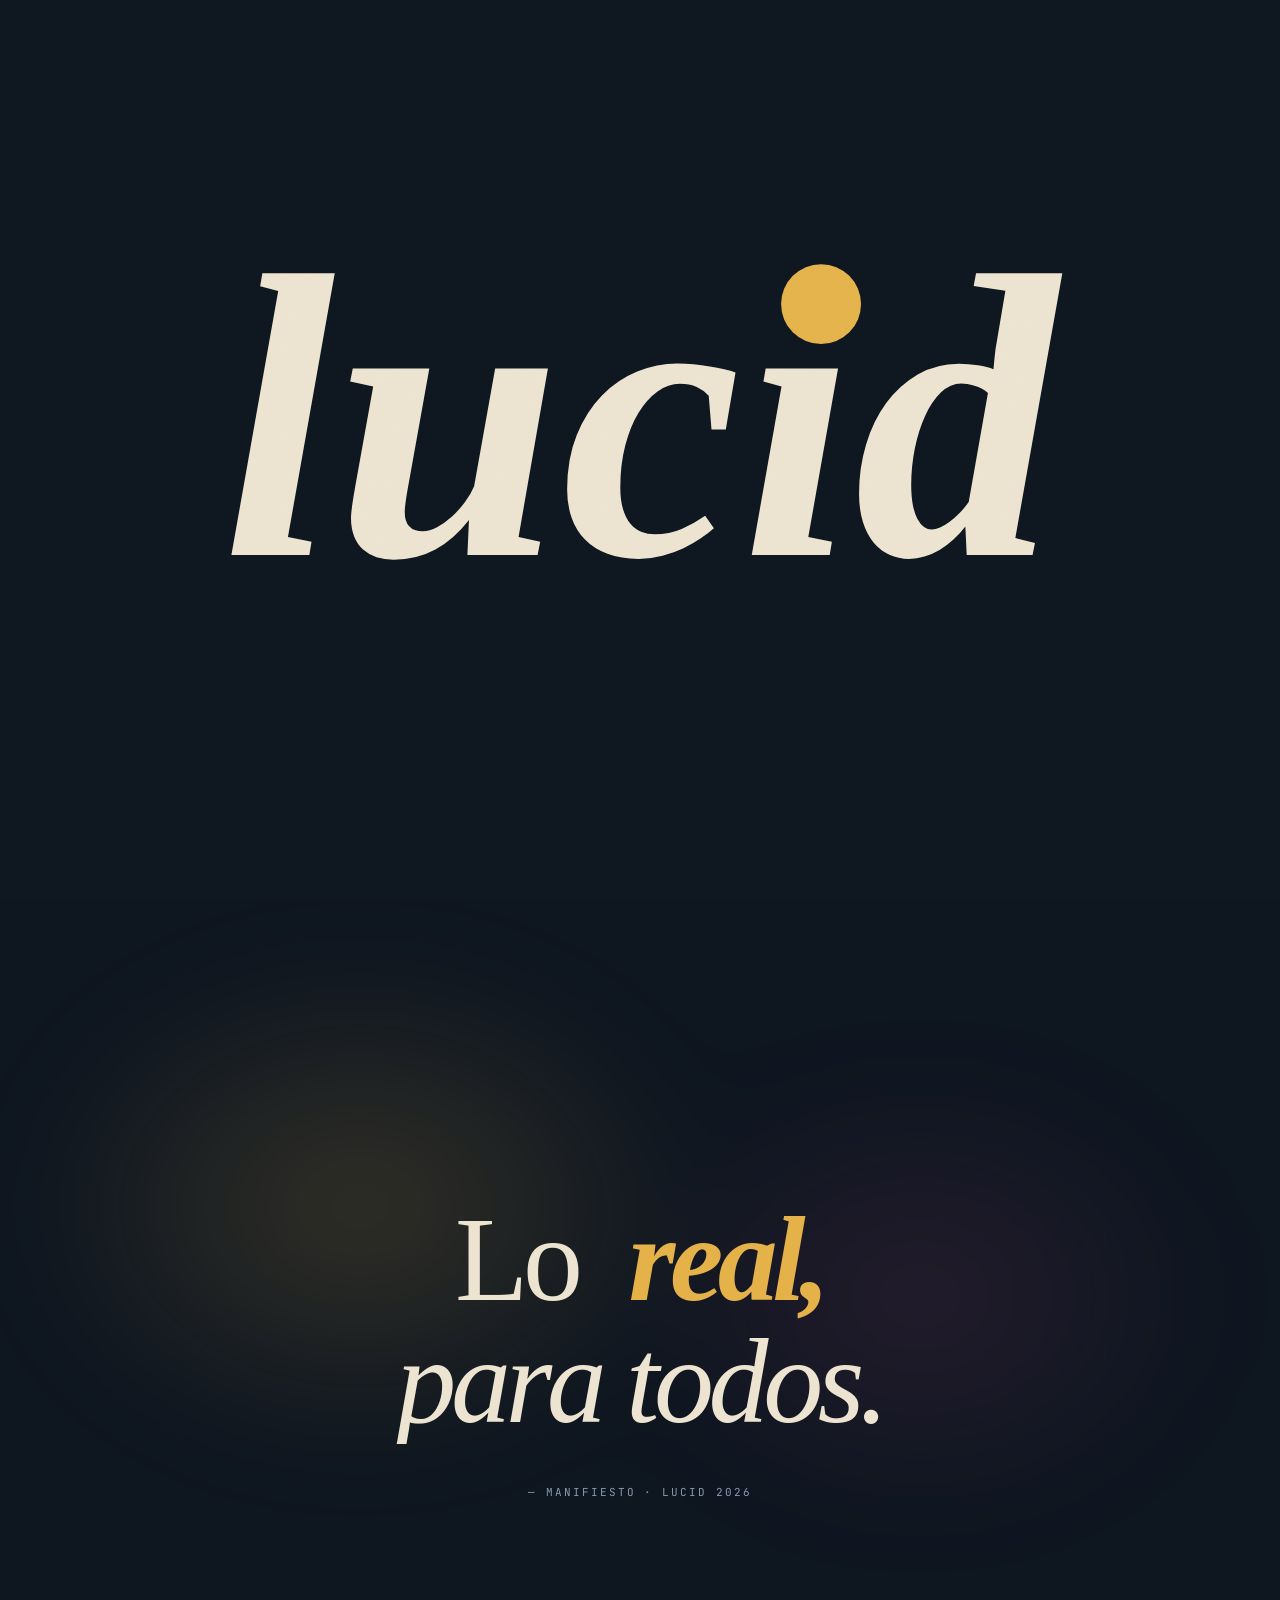
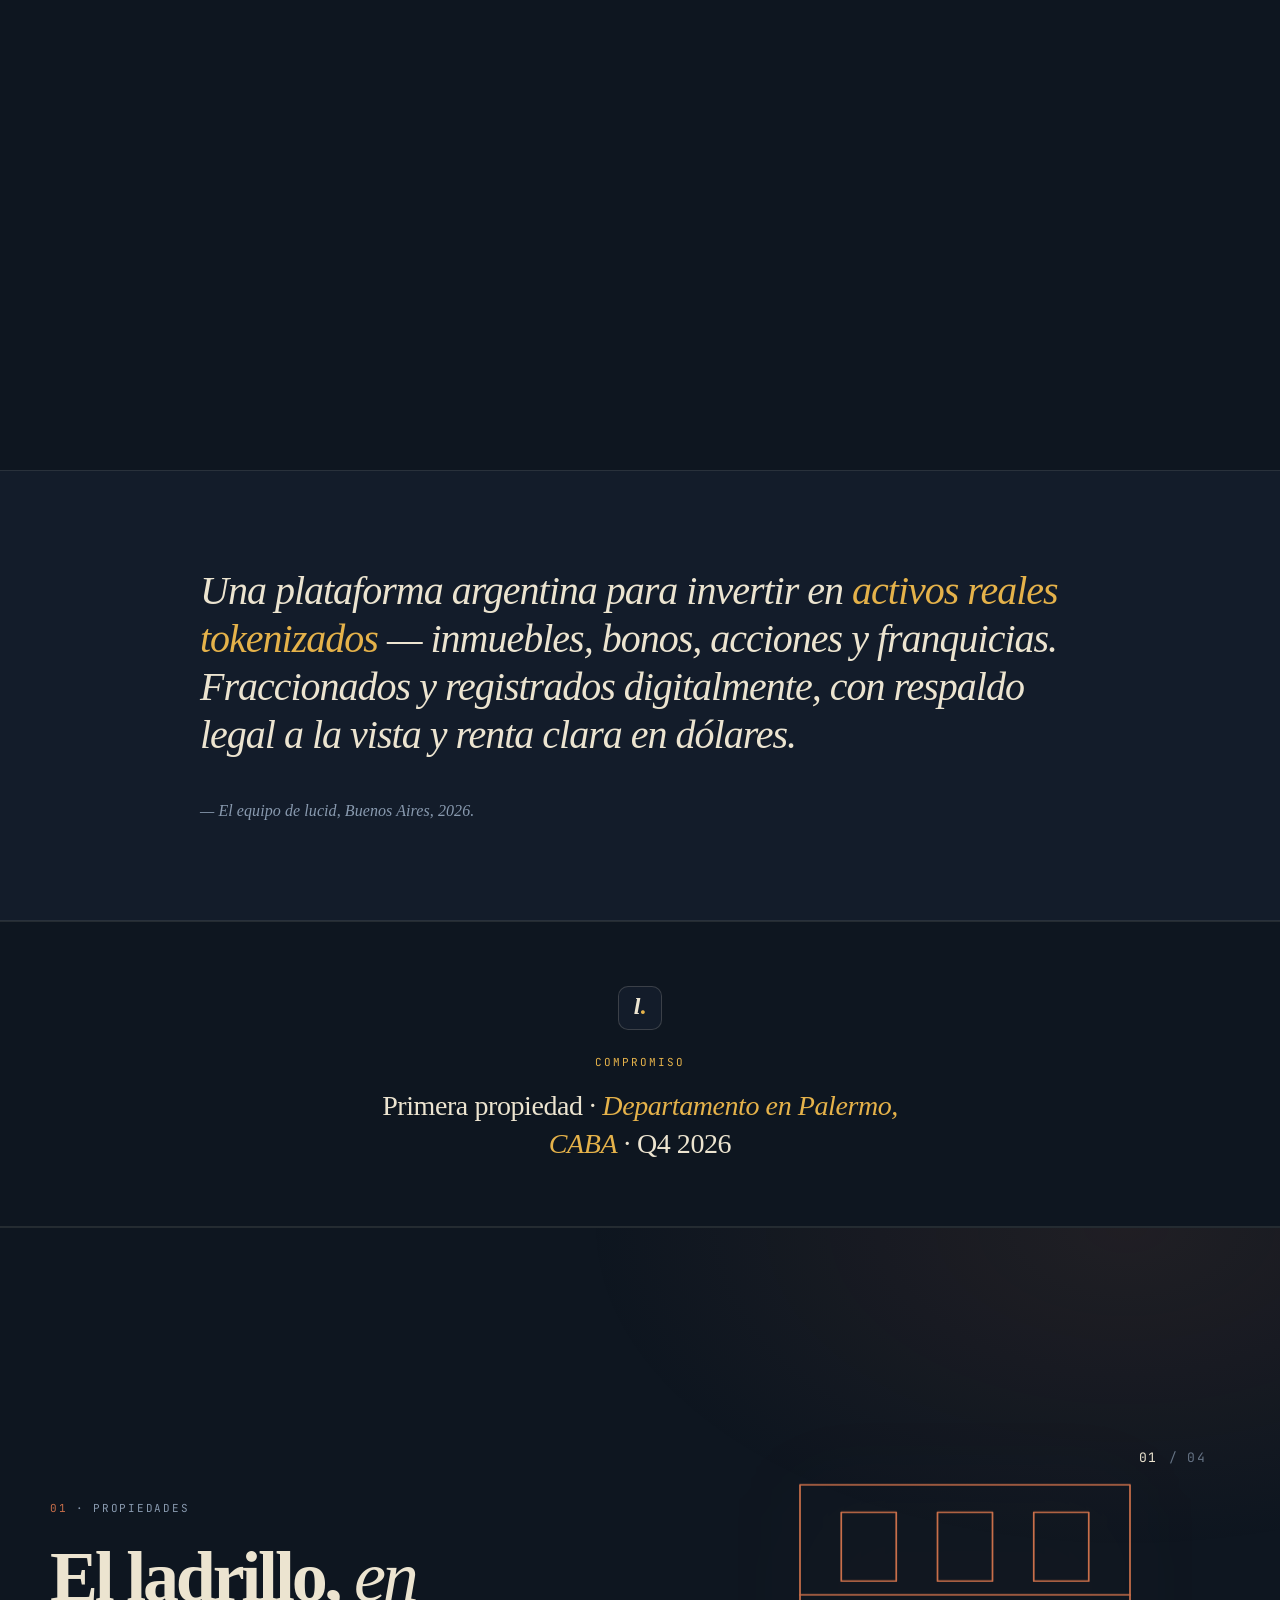
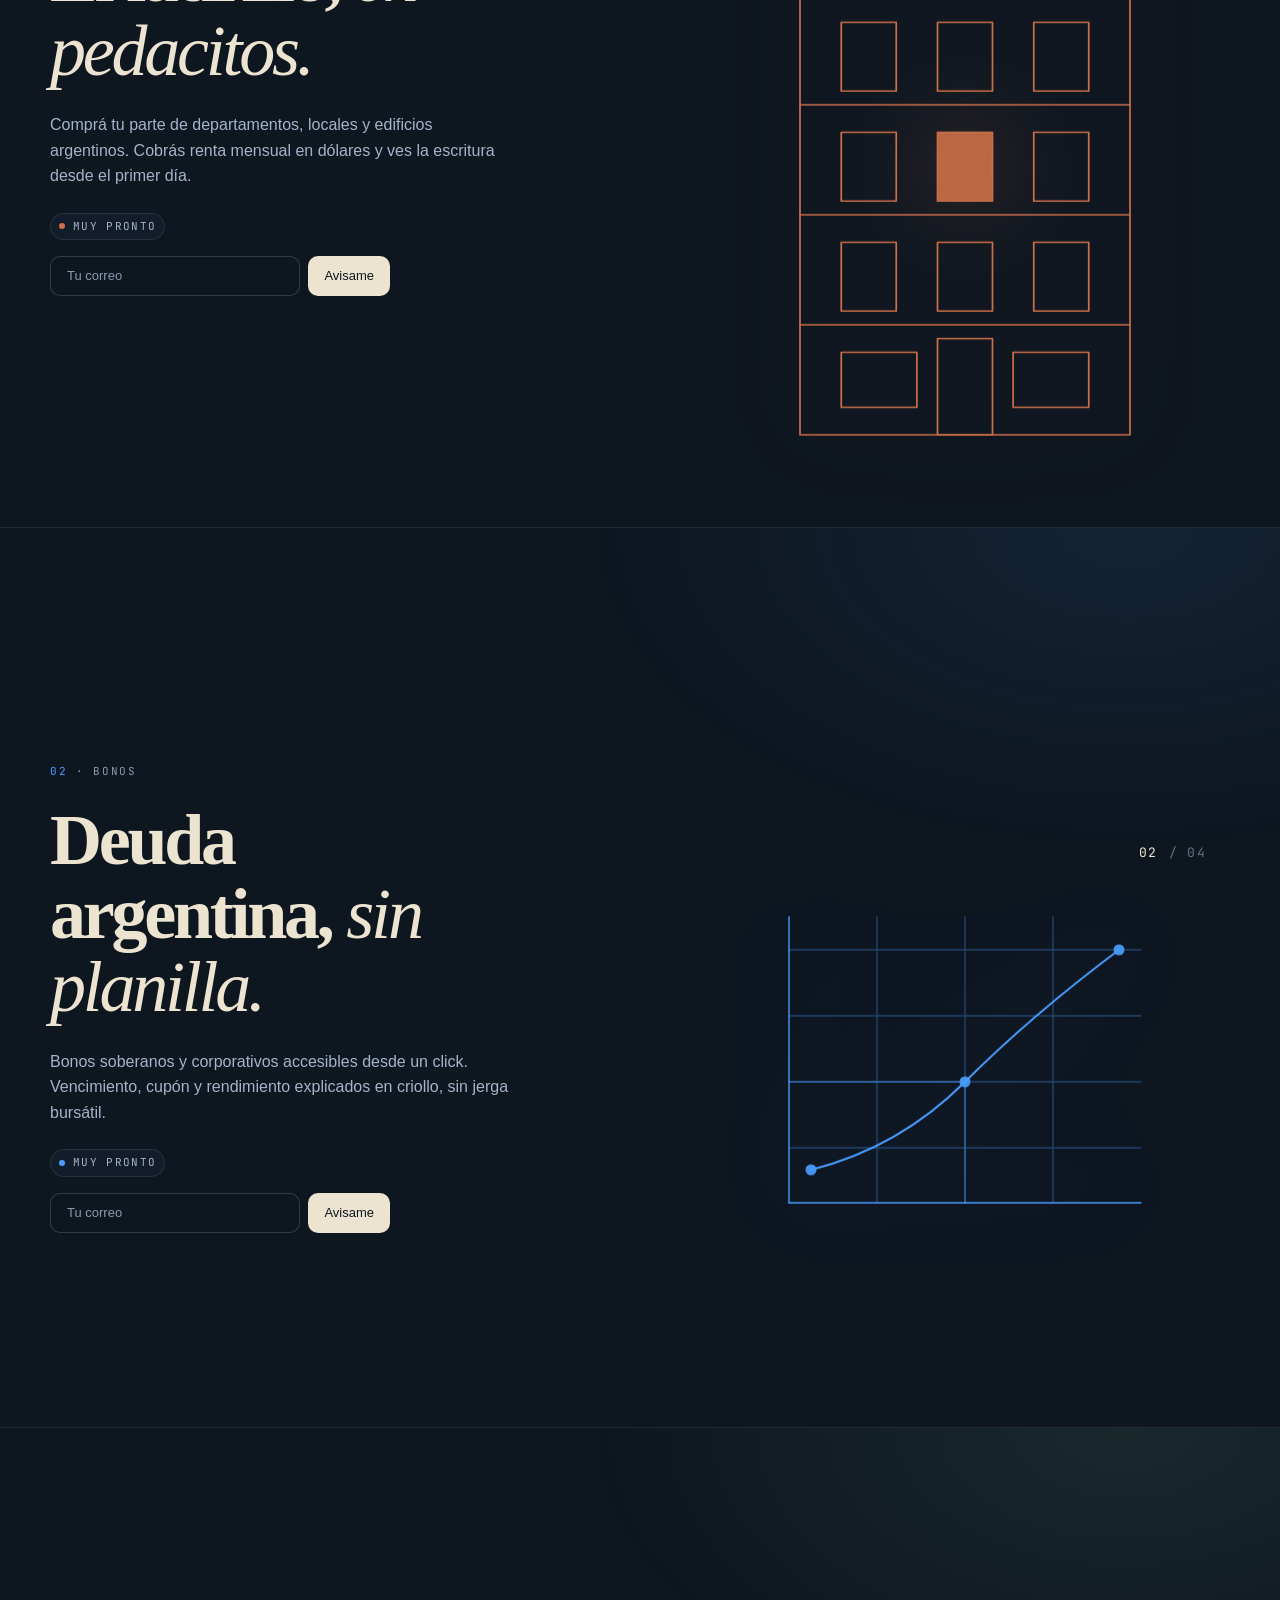
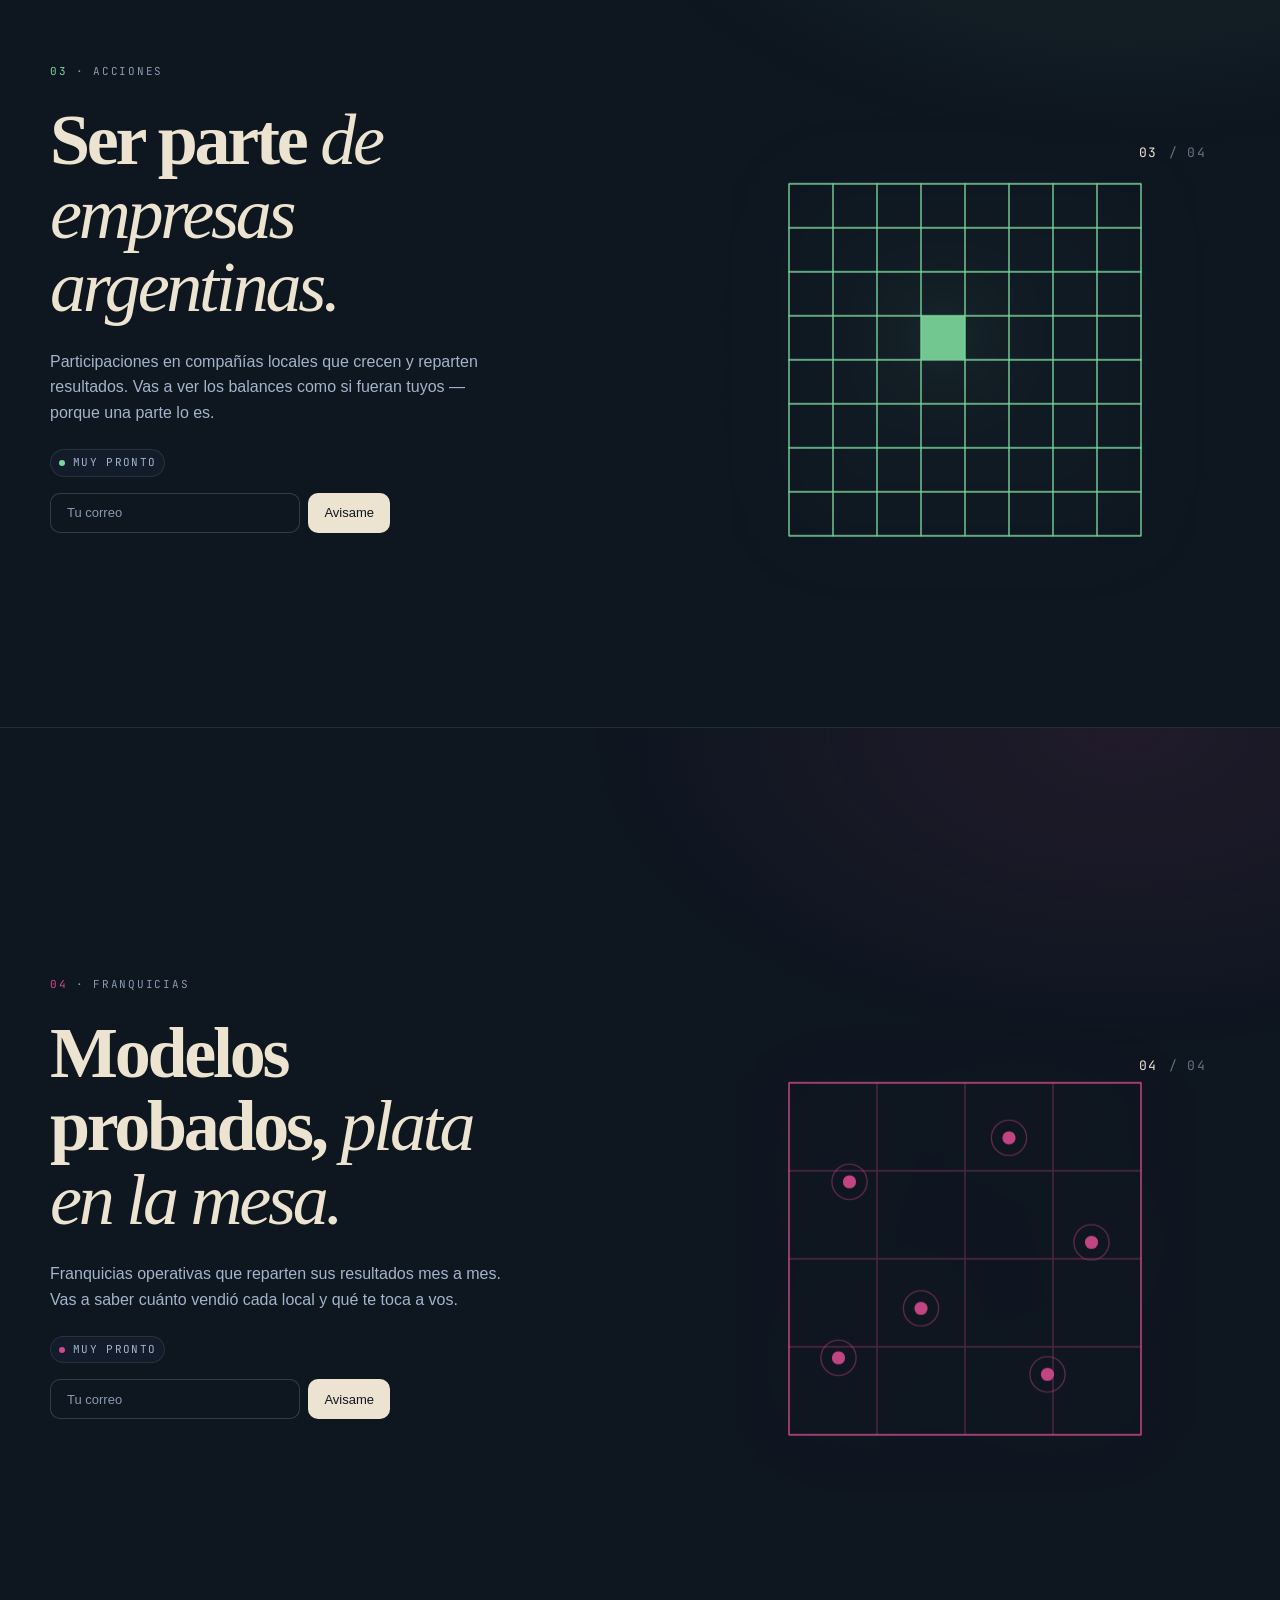
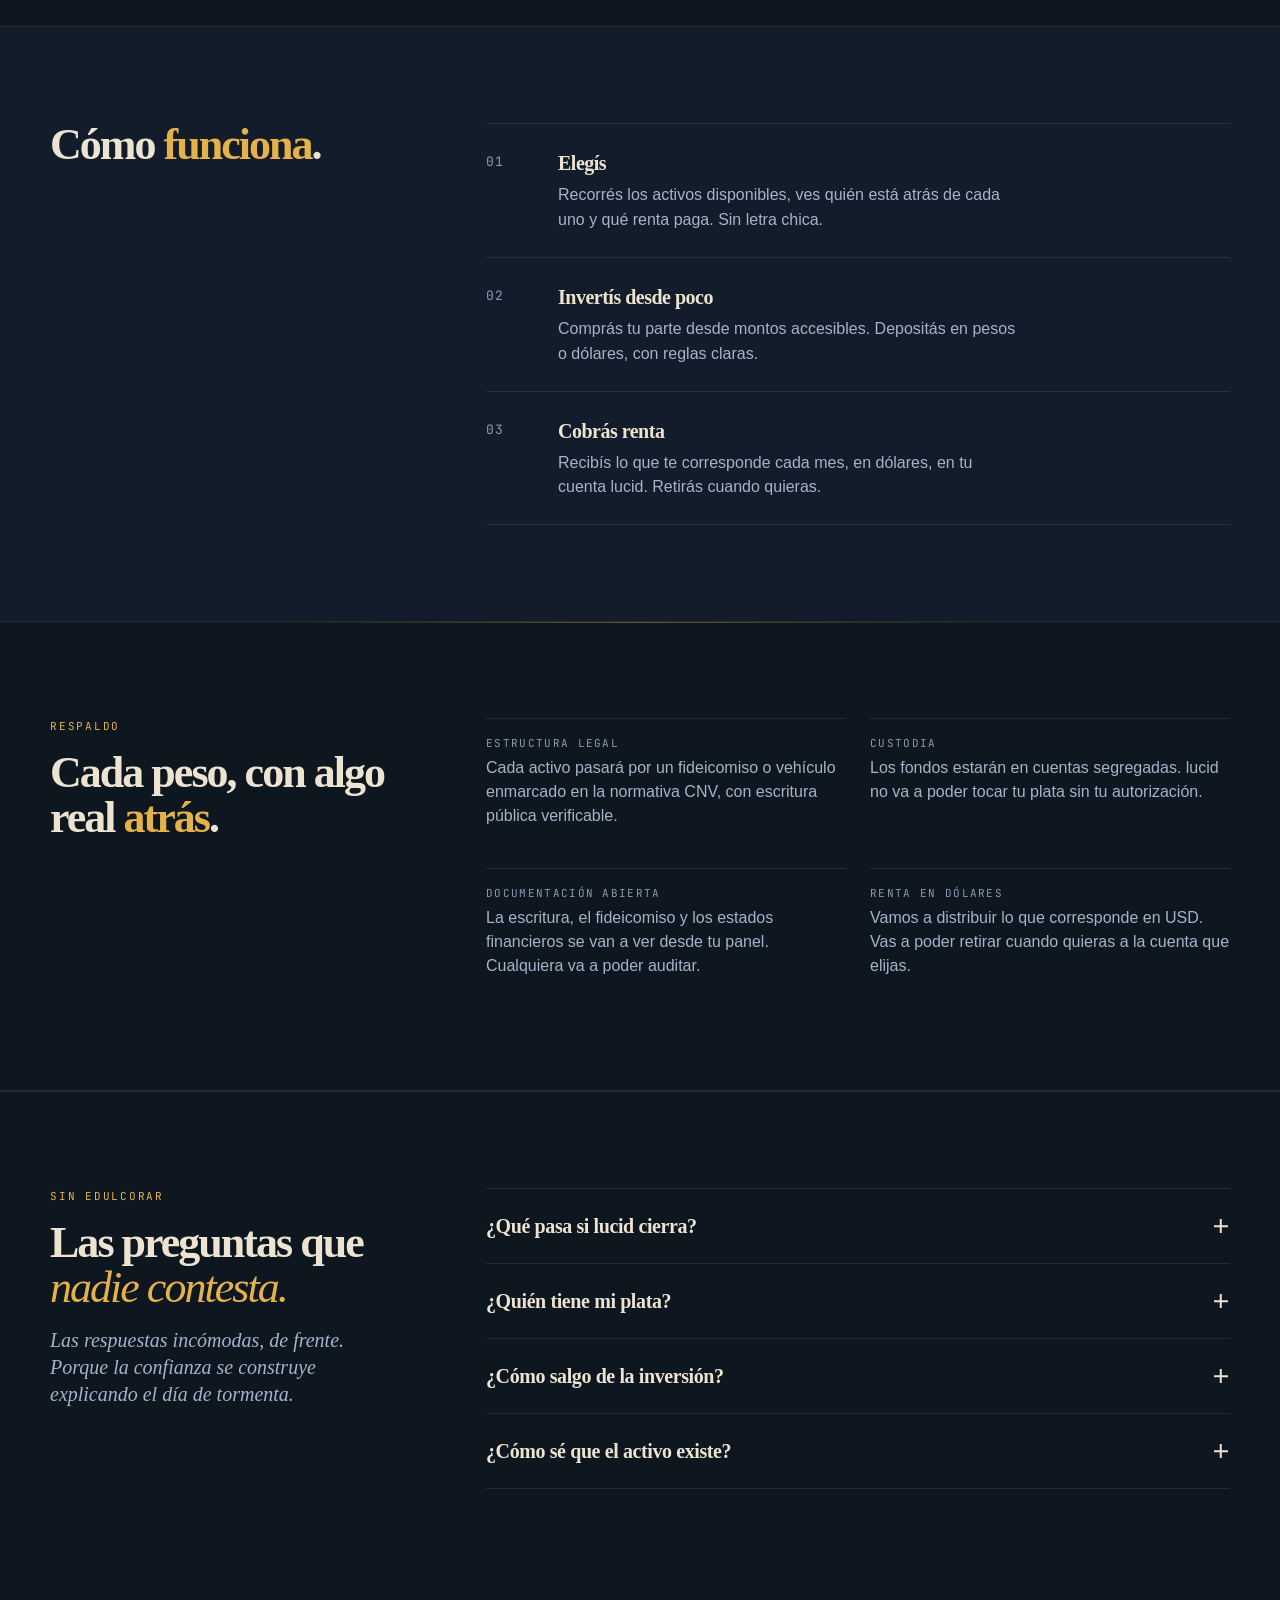
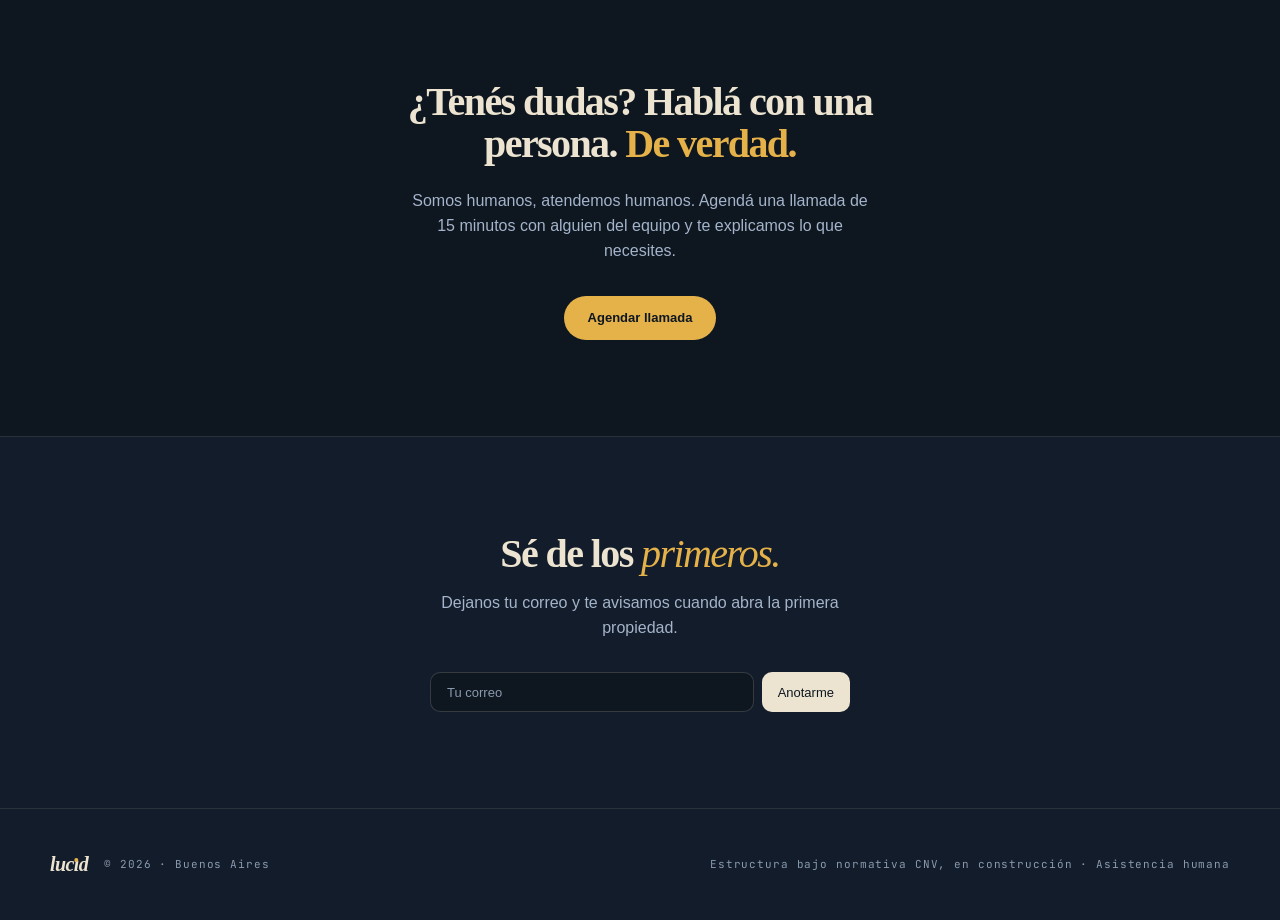
<file: index.html>
<!DOCTYPE html>
<html lang="es-AR">
<head>
  <meta charset="UTF-8">
  <meta name="viewport" content="width=device-width, initial-scale=1">
  <meta name="theme-color" content="#0E1620">
  <title>lucid — Lo real, para todos.</title>
  <meta name="description" content="Plataforma argentina para invertir en activos reales: inmuebles, bonos, acciones y franquicias. Con respaldo a la vista y renta clara.">

  <meta property="og:title" content="lucid — Lo real, para todos.">
  <meta property="og:description" content="Plataforma argentina para invertir en activos reales: inmuebles, bonos, acciones y franquicias. Con respaldo a la vista y renta clara.">
  <meta property="og:type" content="website">
  <meta property="og:image" content="img/og.png">
  <meta name="twitter:card" content="summary_large_image">
  <meta name="twitter:title" content="lucid — Lo real, para todos.">
  <meta name="twitter:description" content="Plataforma argentina para invertir en activos reales: inmuebles, bonos, acciones y franquicias. Con respaldo a la vista y renta clara.">
  <meta name="twitter:image" content="img/og.png">

  <link rel="icon" type="image/svg+xml" href="img/favicon.svg">

  <link rel="preconnect" href="https://api.fontshare.com" crossorigin>
  <link rel="preconnect" href="https://cdn.fontshare.com" crossorigin>
  <link rel="preconnect" href="https://fonts.googleapis.com">
  <link rel="preconnect" href="https://fonts.gstatic.com" crossorigin>
  <link rel="stylesheet" href="https://api.fontshare.com/v2/css?f[]=zodiak@400,401,700,701&f[]=switzer@400,500,600,700&display=swap">
  <link rel="stylesheet" href="https://fonts.googleapis.com/css2?family=JetBrains+Mono:wght@400;500&display=swap">

  <link rel="stylesheet" href="css/tokens.css">
  <link rel="stylesheet" href="css/components.css">
  <link rel="stylesheet" href="css/landing.css">
</head>
<body>

  <!-- =========================================================== Pill nav flotante -->
  <header class="site-header" id="site-header">
    <div class="site-header__pill">
      <a href="#top" class="site-header__wordmark" aria-label="lucid, ir al inicio">
        <span aria-hidden="true">luc<span class="wm-i">ı<span class="wm-dot"></span></span>d</span>
      </a>
      <nav class="site-header__nav" aria-label="Navegación principal">
        <a href="#manifiesto" class="site-header__link">Qué es</a>
        <a href="#verticales" class="site-header__link">Mundos</a>
        <a href="#respaldo" class="site-header__link">Respaldo</a>
        <a href="#preguntas" class="site-header__link">Preguntas</a>
      </nav>
      <a href="app.html" class="site-header__cta">Ingresar</a>
    </div>
  </header>

  <main id="top">

    <!-- ========================================================= HERO
         "Tokenized assembly": el fondo se arma delante de los ojos
         del usuario — cientos de cuadraditos (unidades fraccionadas)
         que empiezan dispersos por la pantalla y migran a sus
         posiciones en una grilla. Metáfora del producto: cada celda
         es una parte; todas juntas forman el fondo sobre el que se
         planta el wordmark. El nombre queda limpio en el centro. -->
    <section class="hero-brand" aria-labelledby="hero-wordmark">
      <h1 class="visually-hidden" id="hero-wordmark">lucid</h1>
      <div class="hero-mesh" aria-hidden="true">
        <svg class="hero-mesh__svg" xmlns="http://www.w3.org/2000/svg"></svg>
      </div>
      <a href="#tagline" class="hero-hint" data-hero-hint aria-label="Desplazarse hacia abajo">
        <span class="hero-hint__label">deslizá</span>
        <span class="hero-hint__arrow" aria-hidden="true">↓</span>
      </a>
    </section>

    <!-- ========================================================= TAGLINE (INTEGRAL)
         La frase se ve completa en una vista, con mezcla tipográfica
         dentro de la misma línea:  Lo (roman) · real, (bold italic ámbar)
         · para todos. (regular italic).  La palabra "real," queda como
         ancla visual — que es exactamente el argumento de Lucid. -->
    <section class="tagline-block" aria-labelledby="tagline-title" id="tagline">
      <div class="tagline-block__inner">
        <div class="tagline-block__aurora" aria-hidden="true"></div>
        <h2 class="tagline" id="tagline-title" aria-label="Lo real, para todos.">
          <span class="tagline__line" aria-hidden="true">
            <span class="tagline__word tagline__word--roman">Lo</span>
            <span class="tagline__word tagline__word--brand">real,</span>
          </span>
          <span class="tagline__line" aria-hidden="true">
            <span class="tagline__word tagline__word--italic">para todos.</span>
          </span>
        </h2>
        <span class="tagline__caption" aria-hidden="true">— Manifiesto · Lucid 2026</span>
      </div>
    </section>

    <!-- ========================================================= MANIFIESTO -->
    <section class="manifesto" id="manifiesto" aria-labelledby="manifesto-title">
      <div class="manifesto__inner">
        <p class="manifesto__text" id="manifesto-title">
          Una plataforma argentina para invertir en <em>activos reales tokenizados</em> — inmuebles, bonos, acciones y franquicias. Fraccionados y registrados digitalmente, con respaldo legal a la vista y renta clara en dólares.
        </p>
        <p class="manifesto__signature">— El equipo de lucid, Buenos Aires, 2026.</p>
      </div>
    </section>

    <!-- ========================================================= COMPROMISO
         Dato ancla: convierte la promesa abstracta en compromiso concreto.
         Con sello monograma "l." — actúa como acta / estampilla notarial. -->
    <section class="anchor" aria-labelledby="anchor-title">
      <div class="anchor__inner">
        <span class="anchor__mark" aria-hidden="true">l<span class="anchor__mark-dot">.</span></span>
        <span class="anchor__eyebrow" id="anchor-title">Compromiso</span>
        <p class="anchor__text">
          Primera propiedad · <em>Departamento en Palermo, CABA</em> · Q4 2026
        </p>
      </div>
    </section>

    <!-- ========================================================= MUNDOS
         Cada RWA es una pantalla completa. Ilustración editorial SVG a la
         derecha (blueprint / gráfico / grilla / mapa según el mundo),
         texto a la izquierda. Fondo levemente teñido con el color del mundo. -->
    <section class="worlds" id="verticales" aria-label="Los cuatro mundos">

      <!-- ============= 01 · Propiedades ================================ -->
      <article class="world world--propiedades" aria-labelledby="w1-title">
        <div class="world__inner">
          <div class="world__marker" aria-hidden="true">01 <span>/ 04</span></div>

          <div class="world__content">
            <span class="world__overline">
              <span class="world__number">01</span> · Propiedades
            </span>
            <h3 class="world__title" id="w1-title">El ladrillo, <em>en pedacitos.</em></h3>
            <p class="world__desc">Comprá tu parte de departamentos, locales y edificios argentinos. Cobrás renta mensual en dólares y ves la escritura desde el primer día.</p>
            <div class="world__action">
              <span class="world__status">
                <span class="world__status-dot" aria-hidden="true"></span> Muy pronto
              </span>
              <form class="notify-form" data-notify="propiedades" novalidate>
                <input class="notify-form__input" type="email" name="email" required placeholder="Tu correo" aria-label="Correo para avisarte de Propiedades">
                <button class="notify-form__submit" type="submit">Avisame</button>
                <span class="notify-form__success" role="status">✓ Te avisamos</span>
              </form>
            </div>
          </div>

          <div class="world__visual" aria-hidden="true">
            <svg class="world__svg" viewBox="0 0 320 480" fill="none" stroke="currentColor" stroke-width="1.25" stroke-linecap="round" stroke-linejoin="round">
              <!-- Silueta del edificio -->
              <rect x="40" y="40" width="240" height="400"/>
              <!-- Separadores de piso -->
              <line x1="40" y1="120" x2="280" y2="120"/>
              <line x1="40" y1="200" x2="280" y2="200"/>
              <line x1="40" y1="280" x2="280" y2="280"/>
              <line x1="40" y1="360" x2="280" y2="360"/>
              <!-- Ventanas de 4 pisos superiores -->
              <rect x="70" y="60" width="40" height="50"/>
              <rect x="140" y="60" width="40" height="50"/>
              <rect x="210" y="60" width="40" height="50"/>
              <rect x="70" y="140" width="40" height="50"/>
              <rect x="140" y="140" width="40" height="50"/>
              <rect x="210" y="140" width="40" height="50"/>
              <rect x="70" y="220" width="40" height="50"/>
              <rect x="140" y="220" width="40" height="50"/>
              <rect x="210" y="220" width="40" height="50"/>
              <rect x="70" y="300" width="40" height="50"/>
              <rect x="140" y="300" width="40" height="50"/>
              <rect x="210" y="300" width="40" height="50"/>
              <!-- Planta baja: entrada + vidrieras -->
              <rect x="70" y="380" width="55" height="40"/>
              <rect x="195" y="380" width="55" height="40"/>
              <rect x="140" y="370" width="40" height="70"/>
              <!-- Marca de "tu parte" — piso 2, ventana central, coloreada -->
              <rect class="world__svg-highlight" x="140" y="220" width="40" height="50" fill="currentColor" stroke="none"/>
            </svg>
          </div>
        </div>
      </article>

      <!-- ============= 02 · Bonos ====================================== -->
      <article class="world world--bonos" aria-labelledby="w2-title">
        <div class="world__inner">
          <div class="world__marker" aria-hidden="true">02 <span>/ 04</span></div>

          <div class="world__content">
            <span class="world__overline">
              <span class="world__number">02</span> · Bonos
            </span>
            <h3 class="world__title" id="w2-title">Deuda argentina, <em>sin planilla.</em></h3>
            <p class="world__desc">Bonos soberanos y corporativos accesibles desde un click. Vencimiento, cupón y rendimiento explicados en criollo, sin jerga bursátil.</p>
            <div class="world__action">
              <span class="world__status">
                <span class="world__status-dot" aria-hidden="true"></span> Muy pronto
              </span>
              <form class="notify-form" data-notify="bonos" novalidate>
                <input class="notify-form__input" type="email" name="email" required placeholder="Tu correo" aria-label="Correo para avisarte de Bonos">
                <button class="notify-form__submit" type="submit">Avisame</button>
                <span class="notify-form__success" role="status">✓ Te avisamos</span>
              </form>
            </div>
          </div>

          <div class="world__visual" aria-hidden="true">
            <svg class="world__svg" viewBox="0 0 400 320" fill="none" stroke="currentColor" stroke-width="1.25" stroke-linecap="round" stroke-linejoin="round">
              <!-- Grilla de fondo (sutil) -->
              <g class="world__svg-grid" opacity="0.35">
                <line x1="40" y1="60" x2="360" y2="60"/>
                <line x1="40" y1="120" x2="360" y2="120"/>
                <line x1="40" y1="180" x2="360" y2="180"/>
                <line x1="40" y1="240" x2="360" y2="240"/>
                <line x1="120" y1="30" x2="120" y2="290"/>
                <line x1="200" y1="30" x2="200" y2="290"/>
                <line x1="280" y1="30" x2="280" y2="290"/>
              </g>
              <!-- Ejes -->
              <line x1="40" y1="290" x2="360" y2="290"/>
              <line x1="40" y1="30" x2="40" y2="290"/>
              <!-- Curva de rendimiento -->
              <path d="M 60 260 Q 140 240 200 180 T 340 60" stroke-width="1.8"/>
              <!-- Puntos de datos -->
              <circle class="world__svg-highlight" cx="60" cy="260" r="5" fill="currentColor" stroke="none"/>
              <circle class="world__svg-highlight" cx="200" cy="180" r="5" fill="currentColor" stroke="none"/>
              <circle class="world__svg-highlight" cx="340" cy="60" r="5" fill="currentColor" stroke="none"/>
              <!-- Guías punteadas -->
              <line x1="200" y1="290" x2="200" y2="180" stroke-dasharray="3 5" opacity="0.5"/>
              <line x1="40" y1="180" x2="200" y2="180" stroke-dasharray="3 5" opacity="0.5"/>
            </svg>
          </div>
        </div>
      </article>

      <!-- ============= 03 · Acciones =================================== -->
      <article class="world world--acciones" aria-labelledby="w3-title">
        <div class="world__inner">
          <div class="world__marker" aria-hidden="true">03 <span>/ 04</span></div>

          <div class="world__content">
            <span class="world__overline">
              <span class="world__number">03</span> · Acciones
            </span>
            <h3 class="world__title" id="w3-title">Ser parte <em>de empresas argentinas.</em></h3>
            <p class="world__desc">Participaciones en compañías locales que crecen y reparten resultados. Vas a ver los balances como si fueran tuyos — porque una parte lo es.</p>
            <div class="world__action">
              <span class="world__status">
                <span class="world__status-dot" aria-hidden="true"></span> Muy pronto
              </span>
              <form class="notify-form" data-notify="acciones" novalidate>
                <input class="notify-form__input" type="email" name="email" required placeholder="Tu correo" aria-label="Correo para avisarte de Acciones">
                <button class="notify-form__submit" type="submit">Avisame</button>
                <span class="notify-form__success" role="status">✓ Te avisamos</span>
              </form>
            </div>
          </div>

          <div class="world__visual" aria-hidden="true">
            <svg class="world__svg" viewBox="0 0 400 400" fill="none" stroke="currentColor" stroke-width="1.25" stroke-linecap="round" stroke-linejoin="round">
              <!-- Grilla 8x8 = 64 celdas de participación -->
              <rect x="40" y="40" width="320" height="320"/>
              <line x1="80" y1="40" x2="80" y2="360"/>
              <line x1="120" y1="40" x2="120" y2="360"/>
              <line x1="160" y1="40" x2="160" y2="360"/>
              <line x1="200" y1="40" x2="200" y2="360"/>
              <line x1="240" y1="40" x2="240" y2="360"/>
              <line x1="280" y1="40" x2="280" y2="360"/>
              <line x1="320" y1="40" x2="320" y2="360"/>
              <line x1="40" y1="80" x2="360" y2="80"/>
              <line x1="40" y1="120" x2="360" y2="120"/>
              <line x1="40" y1="160" x2="360" y2="160"/>
              <line x1="40" y1="200" x2="360" y2="200"/>
              <line x1="40" y1="240" x2="360" y2="240"/>
              <line x1="40" y1="280" x2="360" y2="280"/>
              <line x1="40" y1="320" x2="360" y2="320"/>
              <!-- Tu parte: una celda destacada -->
              <rect class="world__svg-highlight" x="160" y="160" width="40" height="40" fill="currentColor" stroke="none"/>
            </svg>
          </div>
        </div>
      </article>

      <!-- ============= 04 · Franquicias ================================ -->
      <article class="world world--franquicias" aria-labelledby="w4-title">
        <div class="world__inner">
          <div class="world__marker" aria-hidden="true">04 <span>/ 04</span></div>

          <div class="world__content">
            <span class="world__overline">
              <span class="world__number">04</span> · Franquicias
            </span>
            <h3 class="world__title" id="w4-title">Modelos probados, <em>plata en la mesa.</em></h3>
            <p class="world__desc">Franquicias operativas que reparten sus resultados mes a mes. Vas a saber cuánto vendió cada local y qué te toca a vos.</p>
            <div class="world__action">
              <span class="world__status">
                <span class="world__status-dot" aria-hidden="true"></span> Muy pronto
              </span>
              <form class="notify-form" data-notify="franquicias" novalidate>
                <input class="notify-form__input" type="email" name="email" required placeholder="Tu correo" aria-label="Correo para avisarte de Franquicias">
                <button class="notify-form__submit" type="submit">Avisame</button>
                <span class="notify-form__success" role="status">✓ Te avisamos</span>
              </form>
            </div>
          </div>

          <div class="world__visual" aria-hidden="true">
            <svg class="world__svg" viewBox="0 0 400 400" fill="none" stroke="currentColor" stroke-width="1.25" stroke-linecap="round" stroke-linejoin="round">
              <!-- Mapa: frame -->
              <rect x="40" y="40" width="320" height="320"/>
              <!-- Grilla sutil -->
              <g class="world__svg-grid" opacity="0.35">
                <line x1="120" y1="40" x2="120" y2="360"/>
                <line x1="200" y1="40" x2="200" y2="360"/>
                <line x1="280" y1="40" x2="280" y2="360"/>
                <line x1="40" y1="120" x2="360" y2="120"/>
                <line x1="40" y1="200" x2="360" y2="200"/>
                <line x1="40" y1="280" x2="360" y2="280"/>
              </g>
              <!-- Marcadores de locales -->
              <circle cx="95" cy="130" r="16" opacity="0.4"/>
              <circle class="world__svg-highlight" cx="95" cy="130" r="6" fill="currentColor" stroke="none"/>
              <circle cx="240" cy="90" r="16" opacity="0.4"/>
              <circle class="world__svg-highlight" cx="240" cy="90" r="6" fill="currentColor" stroke="none"/>
              <circle cx="315" cy="185" r="16" opacity="0.4"/>
              <circle class="world__svg-highlight" cx="315" cy="185" r="6" fill="currentColor" stroke="none"/>
              <circle cx="160" cy="245" r="16" opacity="0.4"/>
              <circle class="world__svg-highlight" cx="160" cy="245" r="6" fill="currentColor" stroke="none"/>
              <circle cx="275" cy="305" r="16" opacity="0.4"/>
              <circle class="world__svg-highlight" cx="275" cy="305" r="6" fill="currentColor" stroke="none"/>
              <circle cx="85" cy="290" r="16" opacity="0.4"/>
              <circle class="world__svg-highlight" cx="85" cy="290" r="6" fill="currentColor" stroke="none"/>
            </svg>
          </div>
        </div>
      </article>

    </section>

    <!-- ========================================================= CÓMO FUNCIONA -->
    <section class="how" aria-labelledby="how-title">
      <div class="how__inner">
        <h2 class="how__title" id="how-title">Cómo <em>funciona</em>.</h2>
        <ol class="how__steps">
          <li class="how-step">
            <span class="how-step__number">01</span>
            <div>
              <h3 class="how-step__title">Elegís</h3>
              <p class="how-step__desc">Recorrés los activos disponibles, ves quién está atrás de cada uno y qué renta paga. Sin letra chica.</p>
            </div>
          </li>
          <li class="how-step">
            <span class="how-step__number">02</span>
            <div>
              <h3 class="how-step__title">Invertís desde poco</h3>
              <p class="how-step__desc">Comprás tu parte desde montos accesibles. Depositás en pesos o dólares, con reglas claras.</p>
            </div>
          </li>
          <li class="how-step">
            <span class="how-step__number">03</span>
            <div>
              <h3 class="how-step__title">Cobrás renta</h3>
              <p class="how-step__desc">Recibís lo que te corresponde cada mes, en dólares, en tu cuenta lucid. Retirás cuando quieras.</p>
            </div>
          </li>
        </ol>
      </div>
    </section>

    <!-- ========================================================= RESPALDO -->
    <section class="respaldo" id="respaldo" aria-labelledby="respaldo-title">
      <div class="respaldo__inner">
        <div>
          <span class="respaldo__eyebrow">Respaldo</span>
          <h2 class="respaldo__title" id="respaldo-title">Cada peso, con algo real <em>atrás</em>.</h2>
        </div>
        <div class="respaldo__points">
          <div class="respaldo-point">
            <div class="respaldo-point__label">Estructura legal</div>
            <p class="respaldo-point__text">Cada activo pasará por un fideicomiso o vehículo enmarcado en la normativa CNV, con escritura pública verificable.</p>
          </div>
          <div class="respaldo-point">
            <div class="respaldo-point__label">Custodia</div>
            <p class="respaldo-point__text">Los fondos estarán en cuentas segregadas. lucid no va a poder tocar tu plata sin tu autorización.</p>
          </div>
          <div class="respaldo-point">
            <div class="respaldo-point__label">Documentación abierta</div>
            <p class="respaldo-point__text">La escritura, el fideicomiso y los estados financieros se van a ver desde tu panel. Cualquiera va a poder auditar.</p>
          </div>
          <div class="respaldo-point">
            <div class="respaldo-point__label">Renta en dólares</div>
            <p class="respaldo-point__text">Vamos a distribuir lo que corresponde en USD. Vas a poder retirar cuando quieras a la cuenta que elijas.</p>
          </div>
        </div>
      </div>
    </section>

    <!-- ========================================================= FAQ DURA
         "Las preguntas que nadie contesta." — cuatro respuestas incómodas
         en un acordeón nativo (details/summary), estilizado según el sistema.
         Sin superlativos, sin prometer inexistencias. Foco visible por teclado.
    -->
    <section class="faq" id="preguntas" aria-labelledby="faq-title">
      <div class="faq__inner">
        <div class="faq__head">
          <span class="faq__eyebrow">Sin edulcorar</span>
          <h2 class="faq__title" id="faq-title">Las preguntas que <em>nadie contesta.</em></h2>
          <p class="faq__intro">Las respuestas incómodas, de frente. Porque la confianza se construye explicando el día de tormenta.</p>
        </div>
        <ol class="faq__list">
          <li>
            <details class="faq-item">
              <summary class="faq-item__q">
                <span class="faq-item__q-text">¿Qué pasa si lucid cierra?</span>
                <span class="faq-item__q-icon" aria-hidden="true"></span>
              </summary>
              <div class="faq-item__a">
                <p>El activo no será de lucid: estará en un fideicomiso separado que sobrevive a la plataforma. Tu derecho queda registrado y el fiduciario responde por él.</p>
              </div>
            </details>
          </li>
          <li>
            <details class="faq-item">
              <summary class="faq-item__q">
                <span class="faq-item__q-text">¿Quién tiene mi plata?</span>
                <span class="faq-item__q-icon" aria-hidden="true"></span>
              </summary>
              <div class="faq-item__a">
                <p>Nunca lucid directamente: los fondos operarán por cuentas segregadas y la custodia de los valores por los canales regulados.</p>
              </div>
            </details>
          </li>
          <li>
            <details class="faq-item">
              <summary class="faq-item__q">
                <span class="faq-item__q-text">¿Cómo salgo de la inversión?</span>
                <span class="faq-item__q-icon" aria-hidden="true"></span>
              </summary>
              <div class="faq-item__a">
                <p>Con honestidad: la reventa de activos reales todavía no es instantánea en ningún lugar del mundo. Vas a conocer el mecanismo y los plazos de salida antes de invertir, no después.</p>
              </div>
            </details>
          </li>
          <li>
            <details class="faq-item">
              <summary class="faq-item__q">
                <span class="faq-item__q-text">¿Cómo sé que el activo existe?</span>
                <span class="faq-item__q-icon" aria-hidden="true"></span>
              </summary>
              <div class="faq-item__a">
                <p>Escritura, fideicomiso y documentación visibles desde tu panel. Lo que no se puede mostrar, no se vende.</p>
              </div>
            </details>
          </li>
        </ol>
      </div>
    </section>

    <!-- ========================================================= ASISTENCIA -->
    <section class="assist-landing" aria-labelledby="assist-title">
      <div class="assist-landing__inner">
        <h2 class="assist-landing__title" id="assist-title">¿Tenés dudas? Hablá con una persona. <em>De verdad.</em></h2>
        <p class="assist-landing__desc">Somos humanos, atendemos humanos. Agendá una llamada de 15 minutos con alguien del equipo y te explicamos lo que necesites.</p>
        <a href="#" class="assist-landing__cta">Agendar llamada</a>
      </div>
    </section>

    <!-- ========================================================= LISTA DE ESPERA
         Cierre. Un solo input, mismo sistema visual que los notify-form
         de los mundos "Muy pronto". CTA claro, sin promesas. -->
    <section class="waitlist" id="waitlist" aria-labelledby="waitlist-title">
      <div class="waitlist__inner">
        <h2 class="waitlist__title" id="waitlist-title">Sé de los <em>primeros.</em></h2>
        <p class="waitlist__desc">Dejanos tu correo y te avisamos cuando abra la primera propiedad.</p>
        <form class="notify-form waitlist__form" data-notify="general" novalidate>
          <input class="notify-form__input" type="email" name="email" required placeholder="Tu correo" aria-label="Tu correo para la lista de espera">
          <button class="notify-form__submit" type="submit">Anotarme</button>
          <span class="notify-form__success" role="status">✓ Te avisamos</span>
        </form>
      </div>
    </section>

  </main>

  <!-- =========================================================== Footer -->
  <footer class="site-footer">
    <div class="site-footer__inner">
      <div class="site-footer__brand">
        <span class="site-footer__wordmark" aria-label="lucid">
          <span aria-hidden="true">luc<span class="wm-i">ı<span class="wm-dot"></span></span>d</span>
        </span>
        <span class="site-footer__seals" style="text-align:left">© 2026 · Buenos Aires</span>
      </div>
      <div class="site-footer__seals">
        Estructura bajo normativa CNV, en construcción · Asistencia humana
      </div>
    </div>
  </footer>

  <script src="js/landing.js?v=15"></script>
</body>
</html>
</file>
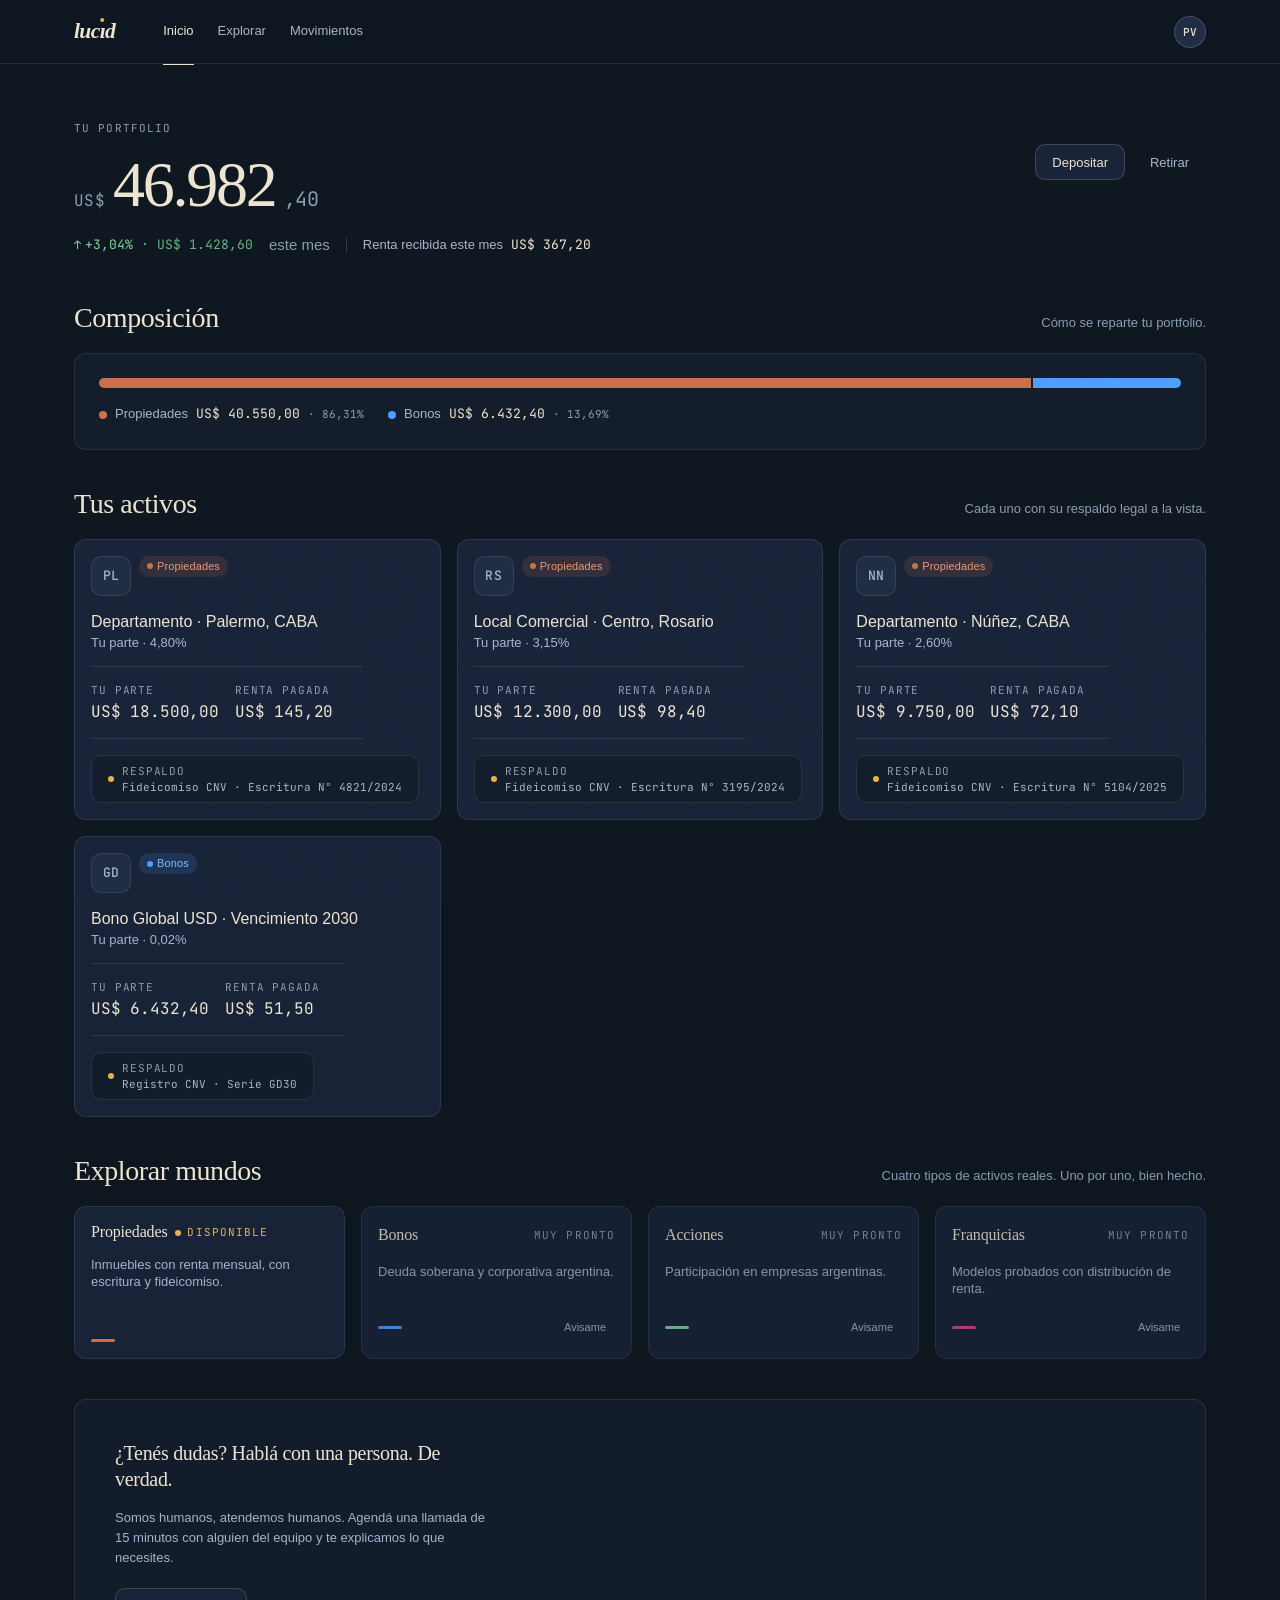
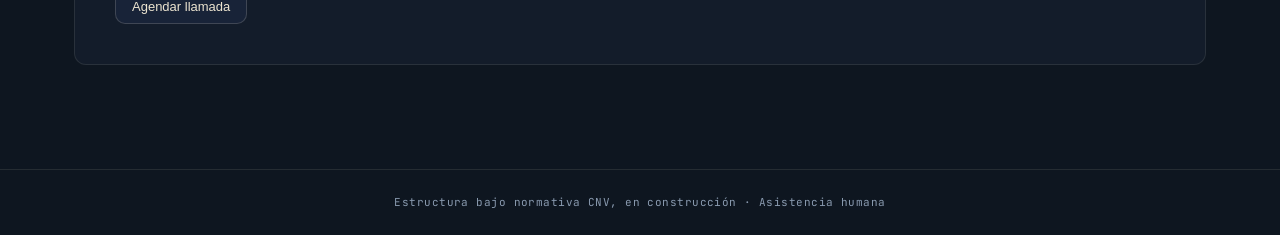
<file: app.html>
<!DOCTYPE html>
<html lang="es-AR">
<head>
  <meta charset="UTF-8">
  <meta name="viewport" content="width=device-width, initial-scale=1">
  <meta name="theme-color" content="#0E1620">
  <title>lucid · Panel</title>
  <meta name="description" content="lucid — invertí en activos reales, con respaldo a la vista.">

  <meta property="og:title" content="lucid — Lo real, para todos.">
  <meta property="og:description" content="lucid — invertí en activos reales, con respaldo a la vista.">
  <meta property="og:type" content="website">
  <meta property="og:image" content="img/og.png">
  <meta name="twitter:card" content="summary_large_image">
  <meta name="twitter:title" content="lucid — Lo real, para todos.">
  <meta name="twitter:description" content="lucid — invertí en activos reales, con respaldo a la vista.">
  <meta name="twitter:image" content="img/og.png">

  <link rel="icon" type="image/svg+xml" href="img/favicon.svg">

  <link rel="preconnect" href="https://api.fontshare.com" crossorigin>
  <link rel="preconnect" href="https://cdn.fontshare.com" crossorigin>
  <link rel="preconnect" href="https://fonts.googleapis.com">
  <link rel="preconnect" href="https://fonts.gstatic.com" crossorigin>
  <link rel="stylesheet" href="https://api.fontshare.com/v2/css?f[]=zodiak@400,401,700,701&f[]=switzer@400,500,600,700&display=swap">
  <link rel="stylesheet" href="https://fonts.googleapis.com/css2?family=JetBrains+Mono:wght@400;500&display=swap">

  <link rel="stylesheet" href="css/tokens.css?v=1">
  <link rel="stylesheet" href="css/layout.css?v=1">
  <link rel="stylesheet" href="css/components.css?v=1">
</head>
<body>
  <div class="app">

    <!-- ============================================================ Topbar -->
    <header class="topbar">
      <div class="topbar__inner">
        <a href="index.html" class="wordmark" aria-label="lucid, ir al sitio público" data-wordmark>
          <span aria-hidden="true">luc<span class="wm-i">ı<span class="wm-dot"></span></span>d</span>
        </a>

        <nav class="topbar__nav" aria-label="Navegación principal">
          <a href="#" class="nav__link nav__link--active" aria-current="page">Inicio</a>
          <a href="#" class="nav__link">Explorar</a>
          <a href="#" class="nav__link">Movimientos</a>
        </nav>

        <div class="topbar__actions">
          <button class="avatar" aria-label="Tu cuenta" data-avatar>PV</button>
        </div>
      </div>
    </header>

    <main class="main">

      <!-- ============================================================ Hero -->
      <section class="hero" aria-labelledby="hero-label">
        <div class="hero__main">
          <span class="hero__label" id="hero-label">Tu portfolio</span>

          <div class="hero__total">
            <span class="hero__currency">US$</span>
            <span class="hero__amount" data-total-int>0</span><span class="hero__cents" data-total-dec>,00</span>
          </div>

          <div class="hero__meta">
            <span class="hero__delta hero__delta--up" data-delta>
              <span class="hero__delta-arrow" aria-hidden="true">↑</span>
              <span data-delta-value>+0,00%</span>
              <span class="hero__delta-abs" data-delta-abs>US$ 0,00</span>
            </span>
            <span class="hero__delta-period" data-delta-period>este mes</span>

            <span class="hero__separator" aria-hidden="true"></span>

            <span class="hero__rent">
              Renta recibida este mes
              <span class="hero__rent-value" data-rent>US$ 0,00</span>
            </span>
          </div>
        </div>

        <div class="hero__actions" role="group" aria-label="Acciones de dinero">
          <button class="btn btn--secondary" aria-label="Depositar dinero">Depositar</button>
          <button class="btn btn--ghost"     aria-label="Retirar dinero">Retirar</button>
        </div>
      </section>

      <!-- ============================================================ Composición -->
      <section class="section" id="composition-section" aria-labelledby="composition-title" hidden>
        <div class="section__header">
          <h2 class="section__title" id="composition-title">Composición</h2>
          <span class="section__hint">Cómo se reparte tu portfolio.</span>
        </div>
        <div class="composition" data-composition></div>
      </section>

      <!-- ============================================================ Mis activos -->
      <section class="section" aria-labelledby="assets-title">
        <div class="section__header">
          <h2 class="section__title" id="assets-title">Tus activos</h2>
          <span class="section__hint">Cada uno con su respaldo legal a la vista.</span>
        </div>
        <div class="assets-grid" data-assets></div>
      </section>

      <!-- ============================================================ Estado vacío
           Se muestra cuando el usuario todavía no invirtió (assets vacío).
           Sustituye a la grilla de activos. Cálido, sin espectáculo.
      -->
      <section class="empty-state" id="assets-empty" hidden>
        <div class="empty-state__inner">
          <h2 class="empty-state__title">Tu primer activo real te está esperando.</h2>
          <p class="empty-state__desc">Elegí un mundo para empezar. Cada activo viene con su respaldo a la vista.</p>
          <button class="btn btn--secondary" type="button" data-empty-cta>Explorar mundos</button>
        </div>
      </section>

      <!-- ============================================================ Mundos -->
      <section class="section" id="worlds-section" aria-labelledby="worlds-title">
        <div class="section__header">
          <h2 class="section__title" id="worlds-title">Explorar mundos</h2>
          <span class="section__hint">Cuatro tipos de activos reales. Uno por uno, bien hecho.</span>
        </div>
        <div class="worlds-row" data-worlds></div>
      </section>

      <!-- ============================================================ Asistente humano -->
      <section class="section" aria-labelledby="assist-title">
        <div class="assist">
          <h2 class="assist__title" id="assist-title">¿Tenés dudas? Hablá con una persona. De verdad.</h2>
          <p class="assist__desc">Somos humanos, atendemos humanos. Agendá una llamada de 15 minutos con alguien del equipo y te explicamos lo que necesites.</p>
          <button class="btn btn--secondary assist__cta">Agendar llamada</button>
        </div>
      </section>

    </main>

    <!-- ============================================================ Footer -->
    <footer class="footer">
      <div class="footer__inner">
        Estructura bajo normativa CNV, en construcción · Asistencia humana
      </div>
    </footer>

  </div>

  <script src="js/app.js?v=4"></script>
</body>
</html>
</file>
<file: css/tokens.css>
/* ==========================================================================
   LUCID · Design tokens
   Paleta "Mercado nocturno" — dark-first, navy petróleo con tinta crema.
   Escapa del "otro dark UI genérico" invirtiendo la temperatura:
   fondo frío, tinta cálida, acentos saturados vivos.

   Referencias madre: Ondo Finance (RWA institucional), Ethena, Klim.
   ========================================================================== */

:root {
  /* ============================================================
     Superficies — navy petróleo, no negro puro
     ============================================================ */
  --bg:    #0E1620;   /* base — landing y dashboard */
  --bg-1:  #131C2A;   /* elevación 1 — bloques teñidos sutiles */
  --bg-2:  #182338;   /* card estándar */
  --bg-3:  #1F2C42;   /* superficie fuerte — hover, chips */

  /* ============================================================
     Texto — crema cálida, no blanco frío
     ============================================================ */
  --text-primary:   #ECE4D0;
  --text-secondary: #A4B4CA;
  --text-muted:     #899AAF;   /* AA en cuerpo chico sobre las 4 superficies */
  --text-disabled:  #4A5872;

  /* ============================================================
     Bordes hairline
     ============================================================ */
  --border:        rgba(236, 228, 208, 0.10);
  --border-strong: rgba(236, 228, 208, 0.18);
  --border-focus:  rgba(229, 178, 74, 0.55);   /* halo ámbar en focus */

  /* ============================================================
     Marca — ámbar Lucid
     Único en fintech AR. Cercano a oro / trigo / reserva.
     No es naranja pop; es un ámbar profundo con warmth.
     ============================================================ */
  --brand:       #E5B24A;
  --brand-hover: #FFC96B;
  --brand-ink:   #F5C670;
  --brand-tint:  rgba(229, 178, 74, 0.14);

  /* ============================================================
     Verticales — cada mundo con su color propio
     ============================================================ */
  /* Propiedades — terracota (identidad del vertical) */
  --world-propiedades:      #C96F4A;
  --world-propiedades-tint: rgba(201, 111, 74, 0.14);
  --world-propiedades-ink:  #E89873;

  /* Bonos — cobalto Base */
  --world-bonos:      #4A9EFF;
  --world-bonos-tint: rgba(74, 158, 255, 0.14);
  --world-bonos-ink:  #7CB8FF;

  /* Acciones — verde menta Pendle */
  --world-acciones:      #7BD69C;
  --world-acciones-tint: rgba(123, 214, 156, 0.14);
  --world-acciones-ink:  #9CE0B5;

  /* Franquicias — magenta Uniswap-adjacent (único en fintech AR) */
  --world-franquicias:      #D14A8C;
  --world-franquicias-tint: rgba(209, 74, 140, 0.14);
  --world-franquicias-ink:  #E876AA;

  /* ============================================================
     Performance — verdes y rojos que dialogan con la paleta
     ============================================================ */
  --positive: #7BD69C;
  --negative: #E77070;

  /* ============================================================
     Tipografía — Zodiak (display serif) + Switzer (body sans)
     Zodiak: serif de display con cortes modernistas. Italic
     como gesto editorial principal (wordmark, tagline).
     Switzer: neo-grotesque refinado tipo Söhne, cuerpo silencioso.
     JetBrains Mono se queda para cifras tabulares.
     ============================================================ */
  --font-display: 'Zodiak', 'Times New Roman', serif;
  --font-body:    'Switzer', -apple-system, BlinkMacSystemFont, 'Segoe UI', sans-serif;
  --font-mono:    'JetBrains Mono', ui-monospace, 'SF Mono', Menlo, monospace;

  /* Escala tipográfica (rem, base 16px) */
  --text-xs:   0.6875rem;   /* 11px */
  --text-sm:   0.8125rem;   /* 13px */
  --text-base: 0.9375rem;   /* 15px */
  --text-md:   1rem;        /* 16px */
  --text-lg:   1.25rem;     /* 20px */
  --text-xl:   1.75rem;     /* 28px */
  --text-2xl:  2.5rem;      /* 40px */
  --text-3xl:  4rem;        /* 64px */

  /* Pesos */
  --weight-regular:   400;
  --weight-medium:    500;
  --weight-semibold:  600;
  --weight-bold:      700;
  --weight-extrabold: 800;

  /* Line heights */
  --leading-tight: 1.02;
  --leading-snug:  1.30;
  --leading-base:  1.55;

  /* Espaciado */
  --space-1: 4px;
  --space-2: 8px;
  --space-3: 16px;
  --space-4: 24px;
  --space-5: 40px;
  --space-6: 64px;
  --space-7: 96px;
  --space-8: 128px;

  /* Radius */
  --radius-sm:   10px;   /* controles */
  --radius-md:   12px;   /* CTAs pill (pulze pattern) */
  --radius-lg:   16px;   /* cards */
  --radius-xl:   20px;   /* superficies grandes */
  --radius-full: 999px;  /* pills, dots, nav flotante */

  /* Transiciones */
  --ease:            cubic-bezier(0.4, 0, 0.2, 1);
  --transition-fast: 150ms var(--ease);
  --transition-base: 200ms var(--ease);
  --transition-slow: 250ms var(--ease);

  /* Layout */
  --max-width:        1180px;
  --max-width-narrow: 880px;
  --topbar-height:    64px;
}

/* ==========================================================================
   Reset y base
   ========================================================================== */

*, *::before, *::after {
  box-sizing: border-box;
  margin: 0;
  padding: 0;
}

html {
  -webkit-text-size-adjust: 100%;
  -moz-tab-size: 4;
  tab-size: 4;
}

body {
  min-height: 100vh;
  background: var(--bg);
  color: var(--text-primary);
  font-family: var(--font-body);
  font-size: var(--text-base);
  line-height: var(--leading-base);
  font-weight: var(--weight-regular);
  -webkit-font-smoothing: antialiased;
  -moz-osx-font-smoothing: grayscale;
  text-rendering: optimizeLegibility;
}

button, input, select, textarea {
  font-family: inherit;
  font-size: inherit;
  color: inherit;
}

button {
  background: transparent;
  border: 0;
  cursor: pointer;
}

a {
  color: inherit;
  text-decoration: none;
}

img, svg {
  display: block;
  max-width: 100%;
}

/* `[hidden]` debe ganar por sobre reglas con display: flex/grid/block. */
[hidden] {
  display: none !important;
}

.num {
  font-family: var(--font-mono);
  font-variant-numeric: tabular-nums;
  font-feature-settings: 'tnum' 1;
  letter-spacing: -0.01em;
}

:focus-visible {
  outline: 2px solid var(--border-focus);
  outline-offset: 2px;
  border-radius: 4px;
}

.visually-hidden {
  position: absolute;
  width: 1px;
  height: 1px;
  padding: 0;
  margin: -1px;
  overflow: hidden;
  clip: rect(0, 0, 0, 0);
  border: 0;
}

@media (prefers-reduced-motion: reduce) {
  *, *::before, *::after {
    animation-duration: 0.01ms !important;
    transition-duration: 0.01ms !important;
  }
}
</file>
<file: css/components.css>
/* ==========================================================================
   LUCID · Componentes
   Wordmark, botones, chips, hero, composición, asset card, world tile,
   asistente humano. Todos los valores vienen de tokens.css.
   ========================================================================== */

/* ==========================================================================
   Textura de papel — grano SVG procedural aplicado globalmente.
   Muy sutil (opacidad ~0.05), pointer-events off. Compensa la frialdad
   digital del navy petróleo con un touch material tipo impresión offset.
   Se aplica a landing y dashboard por igual (tokens.css es shared).
   ========================================================================== */
body::before {
  content: '';
  position: fixed;
  inset: 0;
  z-index: 100;
  pointer-events: none;
  opacity: 0.055;
  mix-blend-mode: overlay;
  background-image: url("data:image/svg+xml;utf8,<svg xmlns='http://www.w3.org/2000/svg' width='160' height='160'><filter id='n'><feTurbulence type='fractalNoise' baseFrequency='0.9' numOctaves='2' stitchTiles='stitch' seed='7'/><feColorMatrix values='0 0 0 0 0.93 0 0 0 0 0.89 0 0 0 0 0.81 0 0 0 0.85 0'/></filter><rect width='100%25' height='100%25' filter='url(%23n)'/></svg>");
  background-repeat: repeat;
  background-size: 160px 160px;
}

/* Con prefers-reduced-transparency respetamos la preferencia del sistema. */
@media (prefers-reduced-transparency: reduce) {
  body::before { display: none; }
}

/* ---------- Wordmark ---------------------------------------------------
   "lucid" en minúscula. EL GESTO DE IDENTIDAD ES EL PUNTO DE LA "i" — el
   único elemento de color del wordmark. Técnica:
     "luc" + <span.wm-i>ı</span> (i sin punto, U+0131)
           + <span.wm-dot></span> (círculo posicionado absoluto sobre la ı)
           + "d"
   El punto usa --wm-dot-color, que defaultea a --brand. En el dashboard, el
   contenedor puede tintear --wm-dot-color con el color del mundo activo.
   ---------------------------------------------------------------------- */
.wordmark,
.site-header__wordmark,
.site-footer__wordmark {
  --wm-dot-color: var(--brand);
  --wm-dot-size: 0.16em;    /* ajuste óptico global — se sobreescribe por tamaño */
  --wm-dot-offset-x: 0em;   /* corrimiento horizontal fino para centrar sobre la ı */
  --wm-dot-offset-y: 0em;   /* corrimiento vertical: acerca/aleja de la ı */
}

.wordmark {
  display: inline-flex;
  align-items: baseline;
  font-family: var(--font-display);
  font-size: 1.35rem;
  line-height: 1;
  font-weight: 700;
  font-style: italic;
  letter-spacing: -0.03em;
  color: var(--text-primary);
  user-select: none;
  /* Afinación óptica del punto en topbar (1.35rem) */
  --wm-dot-size: 0.19em;
  --wm-dot-offset-x: 0.01em;
  --wm-dot-offset-y: 0em;
}

/* La ı (dotless i, U+0131): mismo peso y estilo, sin punto tipográfico. */
.wm-i {
  display: inline-block;
  font-style: italic;
  font-weight: inherit;
  position: relative;
}

/* Punto propio — el "haz" de lucid. Posicionado absoluto sobre la ı.
   El bottom lo empuja arriba de la línea de x-height, alineado con donde
   iría el punto natural en Zodiak itálica. */
.wm-dot {
  position: absolute;
  left: 50%;
  bottom: 0.92em;
  width: var(--wm-dot-size);
  height: var(--wm-dot-size);
  border-radius: 50%;
  background: var(--wm-dot-color, var(--brand));
  transform: translate(calc(-50% + var(--wm-dot-offset-x)), var(--wm-dot-offset-y));
  transition: background var(--transition-base);
  pointer-events: none;
}


/* ---------- Nav topbar ------------------------------------------------- */
.nav__link {
  position: relative;
  font-size: var(--text-sm);
  color: var(--text-secondary);
  padding: var(--space-1) 0;
  transition: color var(--transition-fast);
}

.nav__link:hover {
  color: var(--text-primary);
}

.nav__link--active {
  color: var(--text-primary);
}

/* Subrayado hairline del link activo, alineado al borde inferior de la topbar */
.nav__link--active::after {
  content: '';
  position: absolute;
  inset: auto 0 -19px 0;
  height: 1px;
  background: var(--text-primary);
}

/* ---------- Avatar ----------------------------------------------------- */
.avatar {
  width: 32px;
  height: 32px;
  border-radius: var(--radius-full);
  background: var(--bg-3);
  border: 1px solid var(--border-strong);
  color: var(--text-primary);
  font-family: var(--font-mono);
  font-size: var(--text-xs);
  font-weight: var(--weight-medium);
  display: inline-flex;
  align-items: center;
  justify-content: center;
  letter-spacing: 0.03em;
  transition: border-color var(--transition-fast), background var(--transition-fast);
}

.avatar:hover {
  border-color: var(--border-focus);
  background: var(--bg-2);
}

/* ---------- Botones ---------------------------------------------------- */
.btn {
  display: inline-flex;
  align-items: center;
  justify-content: center;
  gap: var(--space-2);
  height: 36px;
  padding: 0 var(--space-3);
  border: 1px solid transparent;
  border-radius: var(--radius-sm);
  font-size: var(--text-sm);
  font-weight: var(--weight-medium);
  line-height: 1;
  white-space: nowrap;
  transition:
    background var(--transition-fast),
    border-color var(--transition-fast),
    color var(--transition-fast);
}

.btn--primary {
  background: var(--text-primary);
  color: var(--bg);
}
.btn--primary:hover {
  background: #ffffff;
}

.btn--secondary {
  background: var(--bg-2);
  color: var(--text-primary);
  border-color: var(--border-strong);
}
.btn--secondary:hover {
  background: var(--bg-3);
  border-color: var(--border-focus);
}

.btn--ghost {
  background: transparent;
  color: var(--text-secondary);
  border-color: transparent;
}
.btn--ghost:hover {
  color: var(--text-primary);
  background: var(--bg-2);
}

.btn--sm {
  height: 28px;
  padding: 0 var(--space-2);
  font-size: var(--text-xs);
}

.btn:disabled,
.btn[aria-disabled='true'] {
  cursor: not-allowed;
  color: var(--text-disabled);
  background: transparent;
  border-color: var(--border);
}

/* ---------- Foco por teclado ------------------------------------------
   El :focus-visible global (tokens.css) fija border-radius: 4px, lo que
   cuadra las esquinas de cards, botones y —peor— el avatar circular al
   navegar con Tab. Acá le devolvemos a cada superficie su radio propio,
   conservando el halo ámbar del outline global. */
.btn:focus-visible { border-radius: var(--radius-sm); }
.avatar:focus-visible { border-radius: var(--radius-full); }
.asset:focus-visible,
.world-tile--active:focus-visible { border-radius: var(--radius-md); }

/* ---------- Chip de mundo --------------------------------------------- */
.chip {
  display: inline-flex;
  align-items: center;
  gap: var(--space-1);
  padding: 3px var(--space-2);
  border-radius: var(--radius-full);
  font-family: var(--font-body);
  font-size: var(--text-xs);
  font-weight: var(--weight-medium);
  line-height: 1.4;
  letter-spacing: 0.01em;
  white-space: nowrap;
}

.chip__dot {
  width: 6px;
  height: 6px;
  border-radius: var(--radius-full);
}

.chip--propiedades { background: var(--world-propiedades-tint); color: var(--world-propiedades-ink); }
.chip--propiedades .chip__dot { background: var(--world-propiedades); }

.chip--bonos { background: var(--world-bonos-tint); color: var(--world-bonos-ink); }
.chip--bonos .chip__dot { background: var(--world-bonos); }

.chip--acciones { background: var(--world-acciones-tint); color: var(--world-acciones-ink); }
.chip--acciones .chip__dot { background: var(--world-acciones); }

.chip--franquicias { background: var(--world-franquicias-tint); color: var(--world-franquicias-ink); }
.chip--franquicias .chip__dot { background: var(--world-franquicias); }

/* ==========================================================================
   HERO — el valor total del portfolio
   Jerarquía innegociable: total → variación → renta.
   ========================================================================== */

.hero {
  display: flex;
  align-items: flex-start;
  justify-content: space-between;
  gap: var(--space-4);
  padding: var(--space-3) 0 var(--space-2);
}

.hero__main {
  display: flex;
  flex-direction: column;
  gap: var(--space-3);
  min-width: 0;
}

.hero__label {
  font-family: var(--font-mono);
  font-size: var(--text-xs);
  color: var(--text-muted);
  text-transform: uppercase;
  letter-spacing: 0.1em;
}

.hero__total {
  display: flex;
  align-items: baseline;
  gap: var(--space-2);
  flex-wrap: wrap;
}

.hero__currency {
  font-family: var(--font-mono);
  font-size: var(--text-md);
  color: var(--text-muted);
  font-weight: var(--weight-regular);
  letter-spacing: 0.02em;
}

.hero__amount {
  font-family: var(--font-display);
  font-size: var(--text-3xl);
  font-weight: var(--weight-regular);
  color: var(--text-primary);
  letter-spacing: -0.035em;
  line-height: 1;
  font-variant-numeric: tabular-nums;
}

.hero__cents {
  font-family: var(--font-mono);
  font-size: 1.25rem;
  color: var(--text-muted);
  font-variant-numeric: tabular-nums;
  letter-spacing: -0.01em;
}

.hero__meta {
  display: flex;
  align-items: center;
  gap: var(--space-3);
  flex-wrap: wrap;
}

.hero__delta {
  display: inline-flex;
  align-items: center;
  gap: 4px;
  font-family: var(--font-mono);
  font-size: var(--text-sm);
  font-variant-numeric: tabular-nums;
}

.hero__delta--up   { color: var(--positive); }
.hero__delta--down { color: var(--negative); }

.hero__delta-arrow { font-size: 0.9em; }
.hero__delta-abs   { color: currentColor; opacity: 0.8; margin-left: 4px; }
.hero__delta-period { color: var(--text-muted); font-family: var(--font-body); }

.hero__separator {
  width: 1px;
  height: 14px;
  background: var(--border-strong);
}

.hero__rent {
  display: inline-flex;
  align-items: baseline;
  gap: var(--space-2);
  font-size: var(--text-sm);
  color: var(--text-secondary);
}

.hero__rent-value {
  font-family: var(--font-mono);
  color: var(--text-primary);
  font-variant-numeric: tabular-nums;
}

.hero__actions {
  display: flex;
  gap: var(--space-2);
  align-self: flex-start;
  padding-top: var(--space-4);
}

/* ==========================================================================
   COMPOSICIÓN — barra segmentada por mundo + leyenda
   ========================================================================== */

.composition {
  background: var(--bg-1);
  border: 1px solid var(--border);
  border-radius: var(--radius-md);
  padding: var(--space-4);
  display: flex;
  flex-direction: column;
  gap: var(--space-3);
}

.composition__bar {
  display: flex;
  height: 10px;
  width: 100%;
  border-radius: var(--radius-full);
  overflow: hidden;
  background: var(--bg-3);
}

.composition__segment {
  height: 100%;
  transition: opacity var(--transition-base);
}

.composition__segment + .composition__segment {
  /* Gap sutil entre segmentos, sin encimar el color */
  box-shadow: -2px 0 0 0 var(--bg-1);
}

/* Resalte por mundo: al pasar por un segmento o su ítem de leyenda se
   atenúan los demás. Feedback (200ms), no decoración. Bajo
   prefers-reduced-motion el cambio es instantáneo (tokens.css anula las
   transiciones), así que sigue siendo funcional sin movimiento. */
.composition__segment.is-dim { opacity: 0.28; }

.composition__legend {
  display: flex;
  flex-wrap: wrap;
  gap: var(--space-4);
}

.composition__item {
  display: inline-flex;
  align-items: center;
  gap: var(--space-2);
  font-size: var(--text-sm);
}

.composition__dot {
  width: 8px;
  height: 8px;
  border-radius: var(--radius-full);
}

.composition__name    { color: var(--text-secondary); transition: color var(--transition-base); }
.composition__value   { font-family: var(--font-mono); color: var(--text-primary); font-variant-numeric: tabular-nums; }
.composition__percent { font-family: var(--font-mono); color: var(--text-muted); font-size: var(--text-xs); }

/* Ítem de leyenda: participa del resalte por mundo. */
.composition__item { transition: opacity var(--transition-base); }
.composition__item.is-dim { opacity: 0.42; }
.composition__item.is-active .composition__name { color: var(--text-primary); }

/* ==========================================================================
   ASSET CARD — cada posición del portfolio
   Divulgación progresiva: título → stats → respaldo (siempre visible).
   ========================================================================== */

.asset {
  display: flex;
  flex-direction: column;
  gap: var(--space-3);
  background: var(--bg-2);
  border: 1px solid var(--border);
  border-radius: var(--radius-md);
  padding: var(--space-3);
  text-align: left;
  transition:
    border-color var(--transition-fast),
    background var(--transition-fast),
    transform var(--transition-fast);
}

.asset:hover {
  border-color: var(--border-strong);
  background: var(--bg-3);
}

.asset:active {
  transform: translateY(1px);
}

/* Pista de que la card es operable: el recuadro de iniciales se aviva al pasar. */
.asset:hover .asset__id {
  border-color: var(--border-strong);
  color: var(--text-primary);
}

.asset__head {
  display: flex;
  align-items: flex-start;
  justify-content: space-between;
  gap: var(--space-2);
}

.asset__id {
  width: 40px;
  height: 40px;
  border-radius: var(--radius-sm);
  background: var(--bg-3);
  border: 1px solid var(--border);
  color: var(--text-secondary);
  font-family: var(--font-mono);
  font-size: var(--text-sm);
  font-weight: var(--weight-medium);
  display: inline-flex;
  align-items: center;
  justify-content: center;
  letter-spacing: 0.03em;
  flex-shrink: 0;
}

.asset__meta {
  display: flex;
  flex-direction: column;
  gap: 2px;
  min-width: 0;
}

.asset__title {
  font-size: var(--text-md);
  font-weight: var(--weight-medium);
  color: var(--text-primary);
  line-height: var(--leading-snug);
}

.asset__location {
  font-size: var(--text-sm);
  color: var(--text-secondary);
}

.asset__body {
  display: grid;
  grid-template-columns: 1fr 1fr;
  gap: var(--space-3);
  padding: var(--space-3) 0;
  border-top: 1px solid var(--border);
  border-bottom: 1px solid var(--border);
}

.asset__stat {
  display: flex;
  flex-direction: column;
  gap: 4px;
  min-width: 0;
}

.asset__stat-label {
  font-family: var(--font-mono);
  font-size: var(--text-xs);
  color: var(--text-muted);
  text-transform: uppercase;
  letter-spacing: 0.08em;
}

.asset__stat-value {
  font-family: var(--font-mono);
  font-size: var(--text-md);
  color: var(--text-primary);
  font-variant-numeric: tabular-nums;
  letter-spacing: -0.01em;
}

/* Respaldo "a la vista": tira teñida y recesada, para que se lea como el
   artefacto de confianza que es (no como un label más). El punto ámbar —el
   "haz" de lucid— hace de sello: este activo tiene su estructura legal a la
   vista. No afirma verificación externa; marca que el respaldo está presente. */
.asset__backing {
  position: relative;
  display: flex;
  flex-direction: column;
  gap: 2px;
  padding: var(--space-2) var(--space-3);
  padding-left: calc(var(--space-3) + 14px);
  background: var(--bg-1);
  border: 1px solid var(--border);
  border-radius: var(--radius-sm);
}

.asset__backing::before {
  content: '';
  position: absolute;
  left: var(--space-3);
  top: 50%;
  transform: translateY(-50%);
  width: 6px;
  height: 6px;
  border-radius: var(--radius-full);
  background: var(--brand);
}

.asset__backing-label {
  font-family: var(--font-mono);
  font-size: var(--text-xs);
  color: var(--text-muted);
  text-transform: uppercase;
  letter-spacing: 0.08em;
}

.asset__backing-value {
  font-family: var(--font-mono);
  font-size: var(--text-xs);
  color: var(--text-secondary);
  line-height: var(--leading-snug);
}

/* ==========================================================================
   WORLD TILE — los cuatro mundos en Explorar
   ========================================================================== */

.world-tile {
  display: flex;
  flex-direction: column;
  gap: var(--space-3);
  background: var(--bg-2);
  border: 1px solid var(--border);
  border-radius: var(--radius-md);
  padding: var(--space-3);
  min-height: 140px;
  text-align: left;
  transition:
    border-color var(--transition-fast),
    background var(--transition-fast);
}

.world-tile--active {
  cursor: pointer;
}

.world-tile--active:hover {
  border-color: var(--border-strong);
  background: var(--bg-3);
}

.world-tile--soon {
  /* Recesado leve: el estado "Muy pronto" muteado ya comunica que no está
     listo, así que no hace falta hundir la tile al punto de volverla ilegible. */
  opacity: 0.8;
}

.world-tile__head {
  display: flex;
  align-items: center;
  justify-content: space-between;
  gap: var(--space-2);
}

.world-tile__name {
  font-family: var(--font-display);
  font-size: var(--text-md);
  font-weight: var(--weight-regular);
  color: var(--text-primary);
  letter-spacing: -0.01em;
}

.world-tile__status {
  font-family: var(--font-mono);
  font-size: var(--text-xs);
  color: var(--text-muted);
  text-transform: uppercase;
  letter-spacing: 0.1em;
}

/* El mundo disponible se distingue del "muy pronto" con el ámbar de marca
   y un punto — estado codificado en la forma, no solo en el texto. */
.world-tile--active .world-tile__status {
  color: var(--brand);
}

.world-tile--active .world-tile__status::before {
  content: '';
  display: inline-block;
  width: 6px;
  height: 6px;
  margin-right: 6px;
  border-radius: var(--radius-full);
  background: var(--brand);
  vertical-align: middle;
}

.world-tile__desc {
  font-size: var(--text-sm);
  color: var(--text-secondary);
  line-height: var(--leading-snug);
  flex: 1;
}

.world-tile__foot {
  display: flex;
  justify-content: space-between;
  align-items: center;
  gap: var(--space-2);
}

.world-tile__accent {
  width: 24px;
  height: 3px;
  border-radius: var(--radius-full);
}

/* ==========================================================================
   ASSIST — card de asistente humano
   ========================================================================== */

.assist {
  display: flex;
  flex-direction: column;
  gap: var(--space-3);
  background: var(--bg-1);
  border: 1px solid var(--border);
  border-radius: var(--radius-md);
  padding: var(--space-5);
}

.assist__title {
  font-family: var(--font-display);
  font-size: var(--text-lg);
  font-weight: var(--weight-regular);
  color: var(--text-primary);
  letter-spacing: -0.015em;
  line-height: var(--leading-snug);
  max-width: 34ch;
}

.assist__desc {
  font-size: var(--text-sm);
  color: var(--text-secondary);
  max-width: 52ch;
}

.assist__cta {
  align-self: flex-start;
  margin-top: var(--space-1);
}

/* ==========================================================================
   EMPTY STATE — dashboard sin activos
   Cálido, respirado. Sustituye la grilla cuando el usuario aún no invirtió.
   ========================================================================== */

.empty-state {
  background: var(--bg-1);
  border: 1px solid var(--border);
  border-radius: var(--radius-lg);
  padding: var(--space-6) var(--space-5);
}

.empty-state__inner {
  display: flex;
  flex-direction: column;
  align-items: flex-start;
  gap: var(--space-3);
  max-width: 42ch;
}

.empty-state__title {
  font-family: var(--font-display);
  font-weight: var(--weight-regular);
  font-style: italic;
  font-size: var(--text-xl);
  line-height: var(--leading-snug);
  letter-spacing: -0.02em;
  color: var(--text-primary);
}

.empty-state__desc {
  font-size: var(--text-md);
  color: var(--text-secondary);
  line-height: var(--leading-base);
}

/* ==========================================================================
   Responsive específicos de componentes
   ========================================================================== */

@media (max-width: 720px) {
  .hero {
    flex-direction: column;
    align-items: stretch;
  }
  .hero__actions {
    padding-top: 0;
    /* El contenedor debe ocupar el ancho para que el flex: 1 de los botones
       tenga efecto; sin esto el align-self: flex-start del estado base los
       dejaba encogidos arriba a la izquierda. */
    align-self: stretch;
  }
  .hero__actions .btn {
    flex: 1;
  }
  .hero__amount {
    font-size: 3rem;
  }
  .assist {
    padding: var(--space-4);
  }
}

@media (max-width: 420px) {
  .hero__amount {
    font-size: 2.5rem;
  }
  .composition__legend {
    gap: var(--space-3);
  }
}
</file>
<file: css/landing.css>
/* ==========================================================================
   LUCID · Landing (público, pre-login)
   Dark-first "Mercado nocturno". Hero pulze-inspired: aurora sutil,
   wordmark Zodiak Bold Italic, pill nav flotante con glassmorphism gradual.
   ========================================================================== */

/* ==========================================================================
   HEADER — patrón pulz.
   scrollY = 0            → invisible total (opacity 0, corrido arriba).
   scrollY > threshold    → desliza + aparece + fondo con blur + hairline.
   Hero queda limpio: sólo el wordmark, sin nav encima al arrancar.
   ========================================================================== */

.site-header {
  position: fixed;
  top: 20px;
  left: 0;
  right: 0;
  z-index: 30;
  display: flex;
  justify-content: center;
  padding: 0 var(--space-3);
  opacity: 0;
  transform: translateY(-12px);
  pointer-events: none;
  transition:
    opacity 0.45s var(--ease),
    transform 0.45s var(--ease);
}

.site-header--visible {
  opacity: 1;
  transform: translateY(0);
  pointer-events: auto;
}

.site-header__pill {
  pointer-events: auto;
  display: flex;
  align-items: center;
  gap: var(--space-4);
  height: 52px;
  padding: 0 var(--space-2) 0 var(--space-4);
  border-radius: var(--radius-full);
  background: rgba(24, 35, 56, 0);
  border: 1px solid transparent;
  backdrop-filter: blur(0) saturate(1);
  -webkit-backdrop-filter: blur(0) saturate(1);
  box-shadow: 0 0 0 0 transparent;
  transition:
    background 0.35s var(--ease),
    border-color 0.35s var(--ease),
    backdrop-filter 0.35s var(--ease),
    box-shadow 0.35s var(--ease);
  width: 100%;
  max-width: 720px;
}

.site-header--visible .site-header__pill {
  background: rgba(24, 35, 56, 0.72);
  border-color: var(--border-strong);
  backdrop-filter: blur(15px) saturate(1.2);
  -webkit-backdrop-filter: blur(15px) saturate(1.2);
  box-shadow: 0 8px 32px rgba(0, 0, 0, 0.28);
}

.site-header__wordmark {
  font-family: var(--font-display);
  font-weight: 700;
  font-style: italic;
  font-size: 1.35rem;
  line-height: 1;
  letter-spacing: -0.03em;
  color: var(--text-primary);
  display: inline-flex;
  align-items: baseline;
  transition: color var(--transition-fast);
  /* Afinación óptica del punto para Zodiak Bold Italic a 1.35rem */
  --wm-dot-size: 0.19em;
  --wm-dot-offset-x: 0.01em;
  --wm-dot-offset-y: 0em;
}

.site-header__nav {
  display: flex;
  align-items: center;
  gap: var(--space-3);
  flex: 1;
  justify-content: center;
}

.site-header__link {
  font-size: var(--text-sm);
  font-weight: var(--weight-medium);
  color: var(--text-secondary);
  padding: var(--space-1) var(--space-2);
  border-radius: var(--radius-sm);
  transition: color var(--transition-fast), background var(--transition-fast);
}

.site-header__link:hover {
  color: var(--text-primary);
  background: var(--border);
}

.site-header__cta {
  display: inline-flex;
  align-items: center;
  height: 36px;
  padding: 0 var(--space-3);
  border-radius: var(--radius-full);
  background: var(--text-primary);
  color: var(--bg);
  font-size: var(--text-sm);
  font-weight: var(--weight-medium);
  transition: background var(--transition-fast), color var(--transition-fast);
}

.site-header__cta:hover {
  background: var(--brand);
  color: var(--bg);
}

/* ==========================================================================
   HERO — "Tokenized assembly"
   Wordmark centrado y limpio. Detrás, un mesh de ~cientos de cuadraditos
   que empiezan dispersos por la pantalla y migran a sus posiciones en
   una grilla — enacts la asamblea fraccionada que hace Lucid.
   ========================================================================== */

.hero-brand {
  position: relative;
  min-height: 100vh;
  padding: var(--space-6) var(--space-4);
  display: flex;
  align-items: center;
  justify-content: center;
  text-align: center;
  overflow: hidden;
}

/* Wordmark accesible — h1 con class .visually-hidden. El h1 existe
   sólo para lectores de pantalla y SEO. El visual del hero se resuelve
   íntegro dentro del SVG del mesh (celdas + text en el mismo sistema
   de coordenadas para transición perfecta). */

/* ---------- Mesh que compone el wordmark ----------------------------
   El SVG no cubre todo el hero: se dimensiona al tamaño del wordmark
   y se centra. landing.js samplea los píxeles del texto "lucid" en
   Zodiak Bold Italic y coloca una celda por cada punto sampleado.
   Al ensamblarse, las celdas DIBUJAN la palabra.

   Handoff scroll-linked: la variable --hero-progress escala + traslada
   el conjunto al scrollear (mismo comportamiento que tenía el wordmark
   Zodiak — ahora aplicado al SVG del mesh).
--------------------------------------------------------------------- */

.hero-mesh {
  position: absolute;
  inset: 0;
  z-index: 1;
  display: flex;
  align-items: center;
  justify-content: center;
  pointer-events: none;
  color: var(--text-primary);
  will-change: transform, opacity;
  transform-origin: 50% 50%;
  transform:
    scale(calc(1 - var(--hero-progress, 0) * 0.72))
    translateY(calc(var(--hero-progress, 0) * -32vh));
  opacity: calc(1 - var(--hero-progress, 0) * 1.55);
}

.hero-mesh__svg {
  /* Ancho responsive — el wordmark ocupa 82vw en desktop, tope 900px. */
  width: min(900px, 82vw);
  height: auto;
  display: block;
  overflow: visible;
}

.hero-mesh__cell {
  fill: var(--text-primary);
  opacity: 0;
  /* Posición inicial random escrita por JS via --init-x / --init-y. */
  transform: translate(var(--init-x, 0px), var(--init-y, 0px));
  transform-box: fill-box;
  transition:
    opacity 900ms cubic-bezier(0.22, 1, 0.36, 1),
    transform 1600ms cubic-bezier(0.22, 1, 0.36, 1);
  transition-delay: var(--delay, 0ms);
}

/* Variante brand: celdas que forman el punto de la "i" — el único gesto
   de color del wordmark. */
.hero-mesh__cell--brand {
  fill: var(--brand);
}

/* Fase 1 — ensamblado: cada celda arriba a su posición final visible. */
.hero-brand.is-assembled .hero-mesh__cell {
  opacity: 0.95;
  transform: translate(0, 0);
}

/* Fase 2 — cristalización: celdas se desvanecen para dejar paso al
   <text> SVG que vive en el mismo sistema de coordenadas — el crossfade
   es perfecto porque ocupan los mismos píxeles y el mismo color. */
.hero-brand.is-materialized .hero-mesh__cell {
  opacity: 0;
  transition: opacity 700ms cubic-bezier(0.22, 1, 0.36, 1);
  transition-delay: 0ms;
}

/* ---------- Wordmark final: <text> SVG dentro del mismo SVG del mesh ---
   Renderizamos "lucid" en Zodiak Bold Italic a la MISMA escala y posición
   que usó el canvas para samplear las celdas — así el resultado final es
   exactamente el mismo tamaño y coordenadas que la asamblea tokenizada.
   Cristaliza (opacity 0 → 1) cuando .hero-brand recibe .is-materialized. */
.hero-mesh__text {
  font-family: 'Zodiak', 'Times New Roman', serif;
  font-weight: 700;
  font-style: italic;
  font-size: 500px;     /* Debe matchear la constante HERO_FONT en landing.js */
  fill: var(--text-primary);
  opacity: 0;
  transition: opacity 700ms cubic-bezier(0.22, 1, 0.36, 1);
}

/* Punto ámbar sobre la "i" — círculo que se superpone al <text> crema,
   cristalizando en la misma región donde estaban las celdas brand. */
.hero-mesh__text-dot {
  fill: var(--brand);
  opacity: 0;
  transition: opacity 700ms cubic-bezier(0.22, 1, 0.36, 1);
}

.hero-brand.is-materialized .hero-mesh__text,
.hero-brand.is-materialized .hero-mesh__text-dot {
  opacity: 1;
}

/* Reduced-motion: mesh no participa, text aparece directo. */
@media (prefers-reduced-motion: reduce) {
  .hero-mesh__cell {
    display: none;
  }
  .hero-mesh__text,
  .hero-mesh__text-dot {
    opacity: 1;
    transition: none;
  }
}

/* ==========================================================================
   HERO HINT — flecha ↓ + "deslizá" abajo del hero.
   Aparece al terminar la cristalización del wordmark (.is-materialized),
   con un fade-in suave y un pulso vertical infinito. Desaparece al primer
   scroll (JS le agrega .is-dismissed) y se saca del DOM tras la salida.
   Con prefers-reduced-motion: visible de entrada, sin animar ni pulsar.
   ========================================================================== */

.hero-hint {
  position: absolute;
  left: 50%;
  bottom: var(--space-5);
  z-index: 2;
  display: inline-flex;
  flex-direction: column;
  align-items: center;
  gap: var(--space-1);
  color: var(--text-muted);
  font-family: var(--font-mono);
  font-size: var(--text-xs);
  text-transform: uppercase;
  letter-spacing: 0.18em;
  opacity: 0;
  transform: translate(-50%, 8px);
  transition:
    opacity 0.7s var(--ease),
    transform 0.7s var(--ease),
    color var(--transition-fast);
  pointer-events: none;
}

.hero-brand.is-materialized .hero-hint {
  opacity: 1;
  transform: translate(-50%, 0);
  transition-delay: 0.4s;   /* Un beat después del text para no atropellar */
  pointer-events: auto;
}

.hero-hint:hover,
.hero-hint:focus-visible {
  color: var(--text-secondary);
}

.hero-hint__arrow {
  font-size: 1.15rem;
  line-height: 1;
  animation: hero-hint-bounce 1.8s var(--ease) infinite;
}

.hero-hint.is-dismissed {
  opacity: 0;
  transform: translate(-50%, 12px);
  pointer-events: none;
  transition-delay: 0s;
}

@keyframes hero-hint-bounce {
  0%, 100% { transform: translateY(0); }
  50%      { transform: translateY(6px); }
}

@media (prefers-reduced-motion: reduce) {
  .hero-hint {
    opacity: 1;
    transform: translate(-50%, 0);
    transition: none;
  }
  .hero-hint__arrow {
    animation: none;
  }
}

/* ==========================================================================
   TAGLINE (INTEGRAL) — la frase completa en una vista, con mezcla
   tipográfica dentro de la misma línea. Signature Cursor / Anthropic.

   Sección corta (130vh) con sticky de 100vh que sostiene la frase
   durante 30vh antes de soltar al manifiesto. Entrada line-by-line
   stagger via IntersectionObserver.
   ========================================================================== */

.tagline-block {
  position: relative;
  height: 130vh;
}

.tagline-block__inner {
  position: sticky;
  top: 0;
  height: 100vh;
  overflow: hidden;
  display: flex;
  flex-direction: column;
  align-items: center;
  justify-content: center;
  padding: var(--space-4);
  gap: var(--space-5);
}

/* Aurora — atmósfera de fondo, con parallax vertical sutil */
.tagline-block__aurora {
  position: absolute;
  top: 0;
  left: 50%;
  transform: translateX(-50%) translateY(var(--tagline-parallax, 0px));
  width: min(1400px, 130vw);
  height: 100%;
  background:
    radial-gradient(ellipse 40% 45% at 30% 45%, rgba(229, 178, 74, 0.18) 0%, transparent 60%),
    radial-gradient(ellipse 35% 40% at 70% 55%, rgba(209, 74, 140, 0.13) 0%, transparent 60%);
  filter: blur(60px);
  pointer-events: none;
  z-index: 0;
  will-change: transform;
}

/* La frase completa: dos líneas apiladas centradas.
   Cada palabra recibe su tratamiento propio via subclass. */
.tagline {
  position: relative;
  z-index: 1;
  font-family: var(--font-display);
  font-size: clamp(3rem, 9.5vw, 7.5rem);
  line-height: 1.02;
  letter-spacing: -0.045em;
  color: var(--text-primary);
  text-align: center;
  margin: 0;
  max-width: 18ch;
}

.tagline__line {
  display: block;
  overflow: hidden;
}

.tagline__word {
  display: inline-block;
  margin-right: 0.22em;
  opacity: 0;
  transform: translateY(28px);
  transition:
    opacity 0.7s var(--ease),
    transform 0.7s cubic-bezier(0.22, 1, 0.36, 1);
}
.tagline__word:last-child { margin-right: 0; }

/* Tratamientos por palabra — mezcla dentro de la misma frase */
.tagline__word--roman {
  font-weight: 400;
  font-style: normal;
  color: var(--text-primary);
}
.tagline__word--brand {
  font-weight: 700;
  font-style: italic;
  color: var(--brand);
}
.tagline__word--italic {
  font-weight: 400;
  font-style: italic;
  color: var(--text-primary);
}

/* Reveal line-by-line con stagger — Anthropic canon */
.tagline.is-in .tagline__word {
  opacity: 1;
  transform: translateY(0);
}
.tagline.is-in .tagline__line:nth-child(1) .tagline__word { transition-delay: 0ms; }
.tagline.is-in .tagline__line:nth-child(2) .tagline__word { transition-delay: 220ms; }

/* Caption editorial debajo — el sello del manifiesto */
.tagline__caption {
  position: relative;
  z-index: 1;
  font-family: var(--font-mono);
  font-size: var(--text-xs);
  color: var(--text-muted);
  text-transform: uppercase;
  letter-spacing: 0.18em;
  opacity: 0;
  transform: translateY(12px);
  transition:
    opacity 0.7s var(--ease) 0.5s,
    transform 0.7s var(--ease) 0.5s;
}

.tagline.is-in ~ .tagline__caption,
.tagline-block__inner:has(.tagline.is-in) .tagline__caption {
  opacity: 1;
  transform: translateY(0);
}

/* ==========================================================================
   MANIFIESTO — una línea editorial sobre bg-1
   ========================================================================== */

.manifesto {
  position: relative;
  padding: var(--space-7) var(--space-4);
  background: var(--bg-1);
  border-top: 1px solid var(--border);
  border-bottom: 1px solid var(--border);
}

.manifesto__inner {
  max-width: var(--max-width-narrow);
  margin: 0 auto;
}

.manifesto__text {
  font-family: var(--font-display);
  font-weight: 400;
  font-style: italic;
  font-size: clamp(1.75rem, 3.2vw, 2.5rem);
  line-height: 1.2;
  letter-spacing: -0.025em;
  color: var(--text-primary);
  /* Reveal en entrada: parte translúcido y corrido, entra al verse. */
  opacity: 0;
  transform: translateY(24px);
  transition:
    opacity 0.9s var(--ease),
    transform 0.9s var(--ease);
}

.manifesto.is-in .manifesto__text {
  opacity: 1;
  transform: translateY(0);
}

.manifesto__text em {
  font-style: italic;
  color: var(--brand);
}

/* Firma humana — cambia el tono de "plataforma" a "carta escrita por gente". */
.manifesto__signature {
  margin-top: var(--space-5);
  font-family: var(--font-display);
  font-style: italic;
  font-weight: 400;
  font-size: var(--text-md);
  color: var(--text-muted);
  letter-spacing: 0.005em;
  opacity: 0;
  transform: translateY(16px);
  transition:
    opacity 0.9s var(--ease) 0.35s,
    transform 0.9s var(--ease) 0.35s;
}

.manifesto.is-in .manifesto__signature {
  opacity: 1;
  transform: translateY(0);
}

/* ==========================================================================
   COMPROMISO — dato ancla, con sello monograma "l."
   Convierte la promesa en compromiso concreto. Editorial notarial.
   ========================================================================== */

.anchor {
  padding: var(--space-6) var(--space-4);
  border-top: 1px solid var(--border);
  border-bottom: 1px solid var(--border);
  background: var(--bg);
  text-align: center;
  position: relative;
}

.anchor__inner {
  max-width: var(--max-width-narrow);
  margin: 0 auto;
  display: flex;
  flex-direction: column;
  align-items: center;
  gap: var(--space-3);
}

/* Sello monograma "l." — acta / estampilla notarial */
.anchor__mark {
  display: inline-flex;
  align-items: center;
  justify-content: center;
  width: 44px;
  height: 44px;
  border-radius: 10px;
  background: var(--bg-1);
  border: 1px solid var(--border-strong);
  font-family: var(--font-display);
  font-weight: 700;
  font-style: italic;
  font-size: 1.5rem;
  color: var(--text-primary);
  line-height: 1;
  padding-bottom: 4px;
  margin-bottom: var(--space-2);
  letter-spacing: -0.02em;
}
.anchor__mark-dot {
  color: var(--brand);
  margin-left: 1px;
}

.anchor__eyebrow {
  font-family: var(--font-mono);
  font-size: var(--text-xs);
  color: var(--brand);
  text-transform: uppercase;
  letter-spacing: 0.18em;
}

.anchor__text {
  font-family: var(--font-display);
  font-weight: 400;
  font-size: clamp(1.25rem, 2.6vw, 1.75rem);
  line-height: 1.35;
  letter-spacing: -0.015em;
  color: var(--text-primary);
  max-width: 40ch;
}

.anchor__text em {
  font-style: italic;
  color: var(--brand);
}

/* ==========================================================================
   MUNDOS — cada RWA en su propia pantalla completa (100vh).
   Layout split: texto izquierda, ilustración SVG derecha.
   Fondo levemente teñido con el color del mundo (radial desde arriba-derecha).
   ========================================================================== */

.worlds {
  display: flex;
  flex-direction: column;
}

.world {
  position: relative;
  min-height: 100vh;
  padding: calc(var(--topbar-height) + var(--space-5)) var(--space-4) var(--space-6);
  border-top: 1px solid var(--border);
  display: flex;
  align-items: center;
  overflow: hidden;
}

.world:last-child {
  border-bottom: 1px solid var(--border);
}

/* Tinte de fondo del mundo — radial-gradient (halo circular difuso) muy sutil */
.world::before {
  content: '';
  position: absolute;
  inset: 0;
  background: radial-gradient(ellipse 65% 55% at 88% 0%, var(--world-tint, transparent) 0%, transparent 65%);
  pointer-events: none;
  z-index: 0;
}

.world__inner {
  position: relative;
  z-index: 1;
  max-width: var(--max-width);
  width: 100%;
  margin: 0 auto;
  display: grid;
  grid-template-columns: 1.1fr 1fr;
  gap: var(--space-6);
  align-items: center;
}

/* Contador arriba a la derecha — "01 / 04" */
.world__marker {
  position: absolute;
  top: calc(var(--topbar-height) + var(--space-3));
  right: var(--space-4);
  font-family: var(--font-mono);
  font-size: var(--text-sm);
  color: var(--text-primary);
  letter-spacing: 0.1em;
  z-index: 2;
}
.world__marker span {
  color: var(--text-muted);
  opacity: 0.7;
  margin-left: 2px;
}

/* ---------- Content (texto a la izquierda) ---------- */

.world__content {
  display: flex;
  flex-direction: column;
  gap: var(--space-4);
  max-width: 56ch;
}

.world__overline {
  display: inline-flex;
  align-items: center;
  gap: var(--space-2);
  font-family: var(--font-mono);
  font-size: var(--text-xs);
  color: var(--text-muted);
  text-transform: uppercase;
  letter-spacing: 0.16em;
  opacity: 0;
  transform: translateY(16px);
  transition: opacity 0.7s var(--ease), transform 0.7s var(--ease);
}

.world__number {
  color: var(--world-color, var(--text-primary));
}

.world__title {
  font-family: var(--font-display);
  font-weight: 700;
  font-style: normal;
  font-size: clamp(2.5rem, 6vw, 4.5rem);
  line-height: 1.02;
  letter-spacing: -0.045em;
  color: var(--text-primary);
  opacity: 0;
  transform: translateY(24px);
  transition:
    opacity 0.9s var(--ease) 0.12s,
    transform 0.9s var(--ease) 0.12s;
}

/* El fragmento en <em> del título va en italic Zodiak regular — gesto editorial. */
.world__title em {
  font-style: italic;
  font-weight: 400;
  color: var(--text-primary);
}

.world__desc {
  font-family: var(--font-body);
  font-size: var(--text-md);
  line-height: 1.6;
  color: var(--text-secondary);
  max-width: 52ch;
  opacity: 0;
  transform: translateY(20px);
  transition:
    opacity 0.9s var(--ease) 0.28s,
    transform 0.9s var(--ease) 0.28s;
}

.world__action {
  display: flex;
  flex-direction: column;
  gap: var(--space-3);
  align-items: flex-start;
  opacity: 0;
  transform: translateY(20px);
  transition:
    opacity 0.9s var(--ease) 0.42s,
    transform 0.9s var(--ease) 0.42s;
}

.world__status {
  display: inline-flex;
  align-items: center;
  gap: var(--space-2);
  padding: 4px var(--space-2);
  font-family: var(--font-mono);
  font-size: var(--text-xs);
  text-transform: uppercase;
  letter-spacing: 0.12em;
  color: var(--text-secondary);
  border: 1px solid var(--border);
  border-radius: var(--radius-full);
  background: var(--bg-1);
}

.world__status-dot {
  width: 6px;
  height: 6px;
  border-radius: var(--radius-full);
  background: var(--world-color, var(--brand));
  animation: pulse 2s var(--ease) infinite;
}

@keyframes pulse {
  0%, 100% { opacity: 0.6; }
  50%      { opacity: 1; }
}

/* Reveal state: cuando el mundo entra al viewport (via IntersectionObserver
   añade la clase .is-in), todos los elementos internos hacen fade+rise. */
.world.is-in .world__overline,
.world.is-in .world__title,
.world.is-in .world__desc,
.world.is-in .world__action {
  opacity: 1;
  transform: translateY(0);
}

/* ---------- Visual (SVG ilustración editorial a la derecha) ---------- */

.world__visual {
  display: flex;
  align-items: center;
  justify-content: center;
  color: var(--world-color, var(--brand));
  /* Parallax vertical sutil — landing.js escribe --world-parallax con el scroll. */
  transform: translateY(var(--world-parallax, 0px));
  will-change: transform;
}

.world__svg {
  width: 100%;
  max-width: 440px;
  height: auto;
  filter: drop-shadow(0 0 42px color-mix(in srgb, currentColor 35%, transparent));
}

/* Animación de trazo (stroke-drawing): los elementos con contorno
   arrancan con dashoffset alto (invisibles), transicionan a 0 = trazo dibujado.
   dasharray 1400 es un valor grande suficiente para cualquier path razonable. */
.world__svg path,
.world__svg rect,
.world__svg line,
.world__svg circle:not(.world__svg-highlight),
.world__svg polyline {
  stroke-dasharray: 1400;
  stroke-dashoffset: 1400;
  transition: stroke-dashoffset 1.6s var(--ease) 0.35s;
}

.world.is-in .world__svg path,
.world.is-in .world__svg rect,
.world.is-in .world__svg line,
.world.is-in .world__svg circle:not(.world__svg-highlight),
.world.is-in .world__svg polyline {
  stroke-dashoffset: 0;
}

/* Elementos rellenos (celda destacada, puntos de datos): fade-in
   después de que el trazo ya se dibujó. */
.world__svg-highlight {
  opacity: 0;
  transition: opacity 0.6s var(--ease) 1.4s;
}

.world.is-in .world__svg-highlight {
  opacity: 0.92;
}

/* ---------- Colores por mundo ---------- */
.world--propiedades {
  --world-color: var(--world-propiedades);
  --world-tint:  color-mix(in srgb, var(--world-propiedades) 10%, transparent);
}
.world--bonos {
  --world-color: var(--world-bonos);
  --world-tint:  color-mix(in srgb, var(--world-bonos) 10%, transparent);
}
.world--acciones {
  --world-color: var(--world-acciones);
  --world-tint:  color-mix(in srgb, var(--world-acciones) 10%, transparent);
}
.world--franquicias {
  --world-color: var(--world-franquicias);
  --world-tint:  color-mix(in srgb, var(--world-franquicias) 10%, transparent);
}

/* ==========================================================================
   FORM DE CAPTURA — usado por todos los mundos "Muy pronto"
   ========================================================================== */

.notify-form {
  display: flex;
  gap: var(--space-2);
  width: 100%;
  max-width: 340px;
}

.notify-form__input {
  flex: 1;
  min-width: 0;
  height: 40px;
  padding: 0 var(--space-3);
  border: 1px solid var(--border-strong);
  border-radius: var(--radius-sm);
  background: var(--bg);
  color: var(--text-primary);
  font-size: var(--text-sm);
  transition: border-color var(--transition-fast), background var(--transition-fast);
}

.notify-form__input::placeholder {
  color: var(--text-muted);
}

.notify-form__input:focus {
  outline: none;
  border-color: var(--brand);
}

.notify-form__submit {
  height: 40px;
  padding: 0 var(--space-3);
  border-radius: var(--radius-sm);
  background: var(--text-primary);
  color: var(--bg);
  font-size: var(--text-sm);
  font-weight: var(--weight-medium);
  transition: background var(--transition-fast);
}

.notify-form__submit:hover {
  background: var(--brand);
}

.notify-form__success {
  display: none;
  font-family: var(--font-mono);
  font-size: var(--text-xs);
  color: var(--brand);
  text-transform: uppercase;
  letter-spacing: 0.12em;
  padding: var(--space-2) 0;
}

.notify-form.is-sent .notify-form__input,
.notify-form.is-sent .notify-form__submit {
  display: none;
}

.notify-form.is-sent .notify-form__success {
  display: inline-flex;
  align-items: center;
  gap: var(--space-2);
}

/* ==========================================================================
   CÓMO FUNCIONA
   ========================================================================== */

.how {
  padding: var(--space-7) var(--space-4);
  background: var(--bg-1);
}

.how__inner {
  max-width: var(--max-width);
  margin: 0 auto;
  display: grid;
  grid-template-columns: 1fr 2fr;
  gap: var(--space-6);
  align-items: start;
}

.how__title {
  font-family: var(--font-display);
  font-weight: var(--weight-bold);
  font-size: clamp(2rem, 4vw, 2.75rem);
  line-height: 1.02;
  letter-spacing: -0.045em;
  color: var(--text-primary);
}

.how__title em {
  font-style: normal;
  color: var(--brand);
}

.how__steps {
  display: flex;
  flex-direction: column;
  gap: 0;
  list-style: none;
}

.how-step {
  display: grid;
  grid-template-columns: 48px 1fr;
  gap: var(--space-4);
  padding: var(--space-4) 0;
  border-top: 1px solid var(--border);
}

.how-step:last-child {
  border-bottom: 1px solid var(--border);
}

.how-step__number {
  font-family: var(--font-mono);
  font-size: var(--text-sm);
  color: var(--text-muted);
  letter-spacing: 0.05em;
  padding-top: 4px;
}

.how-step__title {
  font-family: var(--font-display);
  font-weight: var(--weight-bold);
  font-size: var(--text-lg);
  color: var(--text-primary);
  letter-spacing: -0.025em;
  margin-bottom: var(--space-1);
}

.how-step__desc {
  font-size: var(--text-md);
  color: var(--text-secondary);
  line-height: 1.55;
  max-width: 52ch;
}

/* ==========================================================================
   RESPALDO — banda oscura con acento ámbar
   ========================================================================== */

.respaldo {
  padding: var(--space-7) var(--space-4);
  background: var(--bg);
  border-top: 1px solid var(--border);
  border-bottom: 1px solid var(--border);
  position: relative;
  overflow: hidden;
}

.respaldo::before {
  content: '';
  position: absolute;
  top: 0;
  left: 20%;
  right: 20%;
  height: 1px;
  background: linear-gradient(to right, transparent, var(--brand), transparent);
  opacity: 0.4;
}

.respaldo__inner {
  max-width: var(--max-width);
  margin: 0 auto;
  display: grid;
  grid-template-columns: 1fr 2fr;
  gap: var(--space-6);
  align-items: start;
}

.respaldo__eyebrow {
  font-family: var(--font-mono);
  font-size: var(--text-xs);
  color: var(--brand);
  text-transform: uppercase;
  letter-spacing: 0.16em;
  margin-bottom: var(--space-3);
  display: block;
}

.respaldo__title {
  font-family: var(--font-display);
  font-weight: var(--weight-bold);
  font-size: clamp(2rem, 4vw, 2.75rem);
  line-height: 1.02;
  letter-spacing: -0.045em;
  color: var(--text-primary);
}

.respaldo__title em {
  font-style: normal;
  color: var(--brand);
}

.respaldo__points {
  display: grid;
  grid-template-columns: 1fr 1fr;
  gap: var(--space-4);
}

.respaldo-point {
  padding: var(--space-3) 0;
  border-top: 1px solid var(--border);
}

.respaldo-point__label {
  font-family: var(--font-mono);
  font-size: var(--text-xs);
  color: var(--text-muted);
  text-transform: uppercase;
  letter-spacing: 0.12em;
  margin-bottom: var(--space-1);
}

.respaldo-point__text {
  font-size: var(--text-md);
  color: var(--text-secondary);
  line-height: 1.5;
}

/* ==========================================================================
   FAQ DURA — "Las preguntas que nadie contesta."
   Acordeón nativo details/summary estilizado. Sin JS. Focus visible por
   teclado (el <summary> es focuseable de fábrica).
   ========================================================================== */

.faq {
  padding: var(--space-7) var(--space-4);
  background: var(--bg);
  border-top: 1px solid var(--border);
}

.faq__inner {
  max-width: var(--max-width);
  margin: 0 auto;
  display: grid;
  grid-template-columns: 1fr 2fr;
  gap: var(--space-6);
  align-items: start;
}

.faq__head {
  display: flex;
  flex-direction: column;
  gap: var(--space-3);
  position: sticky;
  top: calc(var(--space-6) + 40px);
}

.faq__eyebrow {
  font-family: var(--font-mono);
  font-size: var(--text-xs);
  color: var(--brand);
  text-transform: uppercase;
  letter-spacing: 0.16em;
}

.faq__title {
  font-family: var(--font-display);
  font-weight: var(--weight-bold);
  font-size: clamp(2rem, 4vw, 2.75rem);
  line-height: 1.02;
  letter-spacing: -0.045em;
  color: var(--text-primary);
}

.faq__title em {
  font-style: italic;
  font-weight: 400;
  color: var(--brand);
}

.faq__intro {
  font-family: var(--font-display);
  font-style: italic;
  font-weight: 400;
  font-size: var(--text-lg);
  line-height: 1.35;
  color: var(--text-secondary);
  max-width: 34ch;
}

.faq__list {
  list-style: none;
  display: flex;
  flex-direction: column;
  gap: 0;
}

.faq-item {
  border-top: 1px solid var(--border);
  padding: var(--space-3) 0;
}

.faq__list li:last-child .faq-item {
  border-bottom: 1px solid var(--border);
}

.faq-item__q {
  display: flex;
  align-items: center;
  justify-content: space-between;
  gap: var(--space-3);
  padding: var(--space-2) 0;
  cursor: pointer;
  list-style: none;
  font-family: var(--font-display);
  font-weight: var(--weight-bold);
  font-size: var(--text-lg);
  line-height: var(--leading-snug);
  letter-spacing: -0.02em;
  color: var(--text-primary);
  transition: color var(--transition-fast);
}

.faq-item__q::-webkit-details-marker { display: none; }
.faq-item__q::marker { content: ''; }

.faq-item__q:hover {
  color: var(--brand);
}

.faq-item__q:focus-visible {
  outline: 2px solid var(--border-focus);
  outline-offset: 6px;
  border-radius: 4px;
}

/* Ícono +/− dibujado con dos líneas — cambia en el open */
.faq-item__q-icon {
  position: relative;
  width: 18px;
  height: 18px;
  flex-shrink: 0;
  transition: transform var(--transition-base);
}
.faq-item__q-icon::before,
.faq-item__q-icon::after {
  content: '';
  position: absolute;
  top: 50%;
  left: 50%;
  width: 14px;
  height: 1.5px;
  background: currentColor;
  transform-origin: center;
  transition: transform var(--transition-base);
}
.faq-item__q-icon::before { transform: translate(-50%, -50%); }
.faq-item__q-icon::after  { transform: translate(-50%, -50%) rotate(90deg); }

.faq-item[open] .faq-item__q-icon::after {
  transform: translate(-50%, -50%) rotate(0deg);
}

.faq-item__a {
  padding: var(--space-2) 0 var(--space-3);
  max-width: 60ch;
}

.faq-item__a p {
  font-size: var(--text-md);
  color: var(--text-secondary);
  line-height: 1.6;
}

/* ==========================================================================
   ASISTENCIA HUMANA (landing)
   ========================================================================== */

.assist-landing {
  padding: var(--space-7) var(--space-4);
}

.assist-landing__inner {
  max-width: var(--max-width-narrow);
  margin: 0 auto;
  display: flex;
  flex-direction: column;
  align-items: center;
  gap: var(--space-4);
  text-align: center;
}

.assist-landing__title {
  font-family: var(--font-display);
  font-weight: var(--weight-bold);
  font-size: clamp(1.75rem, 3.5vw, 2.5rem);
  line-height: 1.05;
  letter-spacing: -0.04em;
  color: var(--text-primary);
  max-width: 26ch;
}

.assist-landing__title em {
  font-style: normal;
  color: var(--brand);
}

.assist-landing__desc {
  font-size: var(--text-md);
  color: var(--text-secondary);
  max-width: 52ch;
}

.assist-landing__cta {
  display: inline-flex;
  align-items: center;
  height: 44px;
  padding: 0 var(--space-4);
  border-radius: var(--radius-full);
  background: var(--brand);
  color: var(--bg);
  font-size: var(--text-sm);
  font-weight: var(--weight-semibold);
  margin-top: var(--space-2);
  transition: background var(--transition-fast), transform var(--transition-fast);
}

.assist-landing__cta:hover {
  background: var(--brand-hover);
}

/* ==========================================================================
   WAITLIST — bloque de cierre antes del footer
   Un solo input + botón, misma paleta que los notify-form de los mundos.
   ========================================================================== */

.waitlist {
  padding: var(--space-7) var(--space-4);
  background: var(--bg-1);
  border-top: 1px solid var(--border);
}

.waitlist__inner {
  max-width: var(--max-width-narrow);
  margin: 0 auto;
  display: flex;
  flex-direction: column;
  align-items: center;
  gap: var(--space-3);
  text-align: center;
}

.waitlist__title {
  font-family: var(--font-display);
  font-weight: var(--weight-bold);
  font-size: clamp(1.75rem, 3.5vw, 2.5rem);
  line-height: 1.05;
  letter-spacing: -0.04em;
  color: var(--text-primary);
  max-width: 22ch;
}

.waitlist__title em {
  font-style: italic;
  font-weight: 400;
  color: var(--brand);
}

.waitlist__desc {
  font-size: var(--text-md);
  color: var(--text-secondary);
  max-width: 46ch;
}

.waitlist__form {
  margin-top: var(--space-3);
  width: 100%;
  max-width: 420px;
}

/* ==========================================================================
   SITE FOOTER
   ========================================================================== */

.site-footer {
  border-top: 1px solid var(--border);
  padding: var(--space-5) var(--space-4);
  background: var(--bg-1);
}

.site-footer__inner {
  max-width: var(--max-width);
  margin: 0 auto;
  display: grid;
  grid-template-columns: 1fr 1fr;
  gap: var(--space-4);
  align-items: center;
}

.site-footer__brand {
  display: flex;
  align-items: center;
  gap: var(--space-3);
}

.site-footer__wordmark {
  font-family: var(--font-display);
  font-weight: 700;
  font-style: italic;
  font-size: 1.25rem;
  color: var(--text-primary);
  letter-spacing: -0.03em;
  display: inline-flex;
  align-items: baseline;
  /* Afinación óptica del punto para 1.25rem */
  --wm-dot-size: 0.19em;
  --wm-dot-offset-x: 0.01em;
  --wm-dot-offset-y: 0em;
}

.site-footer__seals {
  font-family: var(--font-mono);
  font-size: var(--text-xs);
  color: var(--text-muted);
  letter-spacing: 0.08em;
  text-align: right;
}

/* ==========================================================================
   Responsive
   ========================================================================== */

@media (max-width: 900px) {
  /* Los mundos apilan en móvil: texto arriba, visual abajo. */
  .world__inner {
    grid-template-columns: 1fr;
    gap: var(--space-5);
  }
  .world__visual {
    order: -1;
  }
  .world__svg {
    max-width: 280px;
  }
  .world {
    min-height: auto;
    padding: calc(var(--topbar-height) + var(--space-4)) var(--space-3) var(--space-5);
  }
  .world__title {
    font-size: clamp(2rem, 8vw, 3rem);
  }
  .how__inner,
  .respaldo__inner,
  .faq__inner {
    grid-template-columns: 1fr;
    gap: var(--space-4);
  }
  .respaldo__points {
    grid-template-columns: 1fr;
  }
  .faq__head {
    position: static;
  }
  .site-header__nav {
    display: none;
  }
  .site-header__pill {
    max-width: min(100%, 380px);
    padding: 0 var(--space-1) 0 var(--space-3);
  }
}

@media (max-width: 640px) {
  .hero-brand {
    min-height: 88vh;
  }
  .site-footer__inner {
    grid-template-columns: 1fr;
    gap: var(--space-3);
  }
  .site-footer__seals {
    text-align: left;
  }
  .notify-form {
    max-width: 100%;
  }
}
</file>
<file: css/layout.css>
/* ==========================================================================
   LUCID · Layout
   Estructura de la app: contenedor, topbar, secciones, grids, footer.
   Mobile-first. Ancho máximo 1180px, contenido siempre respirado.
   ========================================================================== */

.app {
  min-height: 100vh;
  display: flex;
  flex-direction: column;
}

/* ---------- Topbar ----------------------------------------------------- */
.topbar {
  position: sticky;
  top: 0;
  z-index: 10;
  height: var(--topbar-height);
  background: color-mix(in srgb, var(--bg) 88%, transparent);
  backdrop-filter: blur(10px);
  -webkit-backdrop-filter: blur(10px);
  border-bottom: 1px solid var(--border);
}

.topbar__inner {
  height: 100%;
  max-width: var(--max-width);
  margin: 0 auto;
  padding: 0 var(--space-4);
  display: flex;
  align-items: center;
  gap: var(--space-4);
}

.topbar__nav {
  display: flex;
  gap: var(--space-4);
  margin-left: var(--space-4);
  flex: 1;
}

.topbar__actions {
  display: flex;
  align-items: center;
  gap: var(--space-3);
}

/* ---------- Main ------------------------------------------------------- */
.main {
  flex: 1;
  width: 100%;
  max-width: var(--max-width);
  margin: 0 auto;
  padding: var(--space-5) var(--space-4) var(--space-6);
  display: flex;
  flex-direction: column;
  gap: var(--space-5);
}

/* ---------- Section reutilizable -------------------------------------- */
.section {
  display: flex;
  flex-direction: column;
  gap: var(--space-3);
}

.section__header {
  display: flex;
  align-items: baseline;
  justify-content: space-between;
  gap: var(--space-3);
  padding-bottom: var(--space-1);
}

.section__title {
  font-family: var(--font-display);
  font-size: var(--text-xl);
  font-weight: var(--weight-regular);
  color: var(--text-primary);
  letter-spacing: -0.015em;
  line-height: var(--leading-tight);
}

.section__hint {
  font-size: var(--text-sm);
  color: var(--text-muted);
}

/* ---------- Grids ------------------------------------------------------ */
.assets-grid {
  display: grid;
  grid-template-columns: repeat(auto-fill, minmax(280px, 1fr));
  gap: var(--space-3);
}

.worlds-row {
  display: grid;
  grid-template-columns: repeat(4, 1fr);
  gap: var(--space-3);
}

/* ---------- Footer ----------------------------------------------------- */
.footer {
  border-top: 1px solid var(--border);
  padding: var(--space-4);
  margin-top: var(--space-5);
}

.footer__inner {
  max-width: var(--max-width);
  margin: 0 auto;
  font-family: var(--font-mono);
  font-size: var(--text-xs);
  color: var(--text-muted);
  letter-spacing: 0.04em;
  text-align: center;
}

/* ==========================================================================
   Responsive
   ========================================================================== */

@media (max-width: 900px) {
  .worlds-row {
    grid-template-columns: repeat(2, 1fr);
  }
}

@media (max-width: 720px) {
  .topbar__inner {
    padding: 0 var(--space-3);
    gap: var(--space-3);
  }
  .topbar__nav {
    margin-left: var(--space-3);
    gap: var(--space-3);
  }
  .main {
    padding: var(--space-4) var(--space-3) var(--space-5);
    gap: var(--space-5);
  }
}

@media (max-width: 520px) {
  .topbar__nav {
    /* En móvil dejamos wordmark + avatar; la nav vive en el drawer del futuro */
    display: none;
  }
  .assets-grid {
    grid-template-columns: 1fr;
  }
  .worlds-row {
    grid-template-columns: 1fr;
  }
  /* El título de sección (serif grande) y su hint dejan de pelear por el ancho:
     se apilan, título arriba y hint abajo. Evita que "Tus activos" y
     "Explorar mundos" se partan en dos líneas. */
  .section__header {
    flex-direction: column;
    align-items: flex-start;
    gap: 2px;
  }
}
</file>
